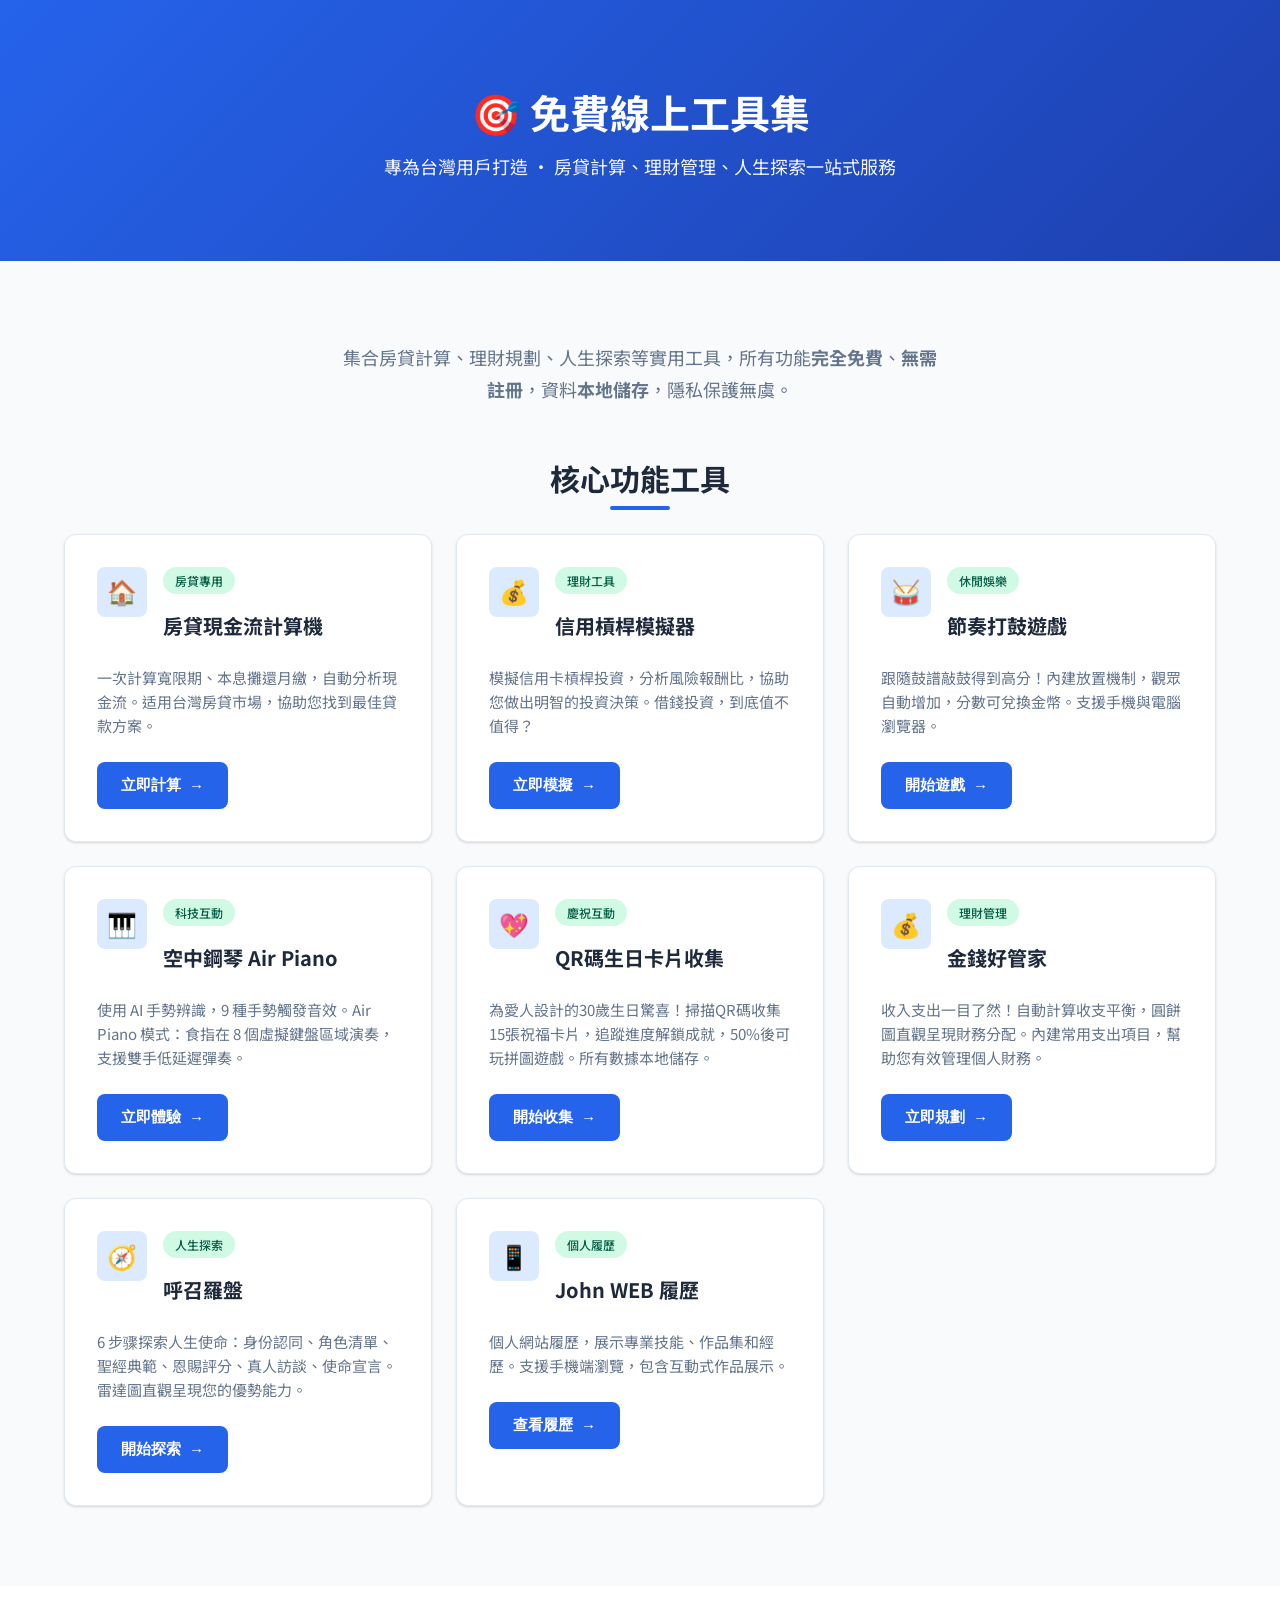
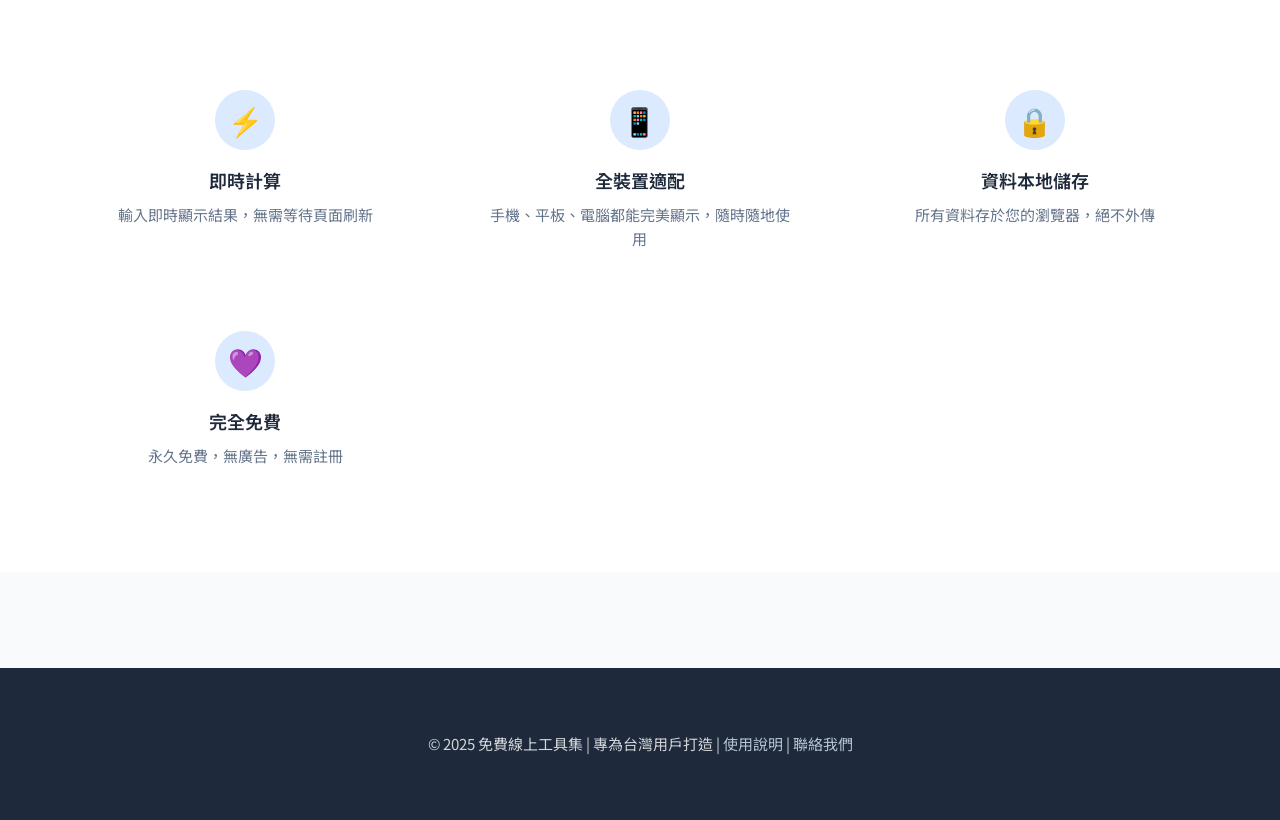
<file: index.html>
<!DOCTYPE html>
<html lang="zh-Hant">
<head>
<meta charset="UTF-8">
<meta name="viewport" content="width=device-width, initial-scale=1.0">
<meta name="description" content="專為台灣用戶打造的免費工具集：房貸現金流計算、信用槓桿模擬、個人理財管理、恩賜探索與職涯規劃，支援行動裝置，即時計算，隱私保護，無需註冊">
<meta name="keywords" content="房貸計算機,現金流分析,理財工具,財務規劃,金錢管理,人生使命,恩賜測評,房貸月繳,本息攤還,台灣房貸,信用槓桿,槓桿投資,模擬器,免費工具,線上計算,呼召羅盤,Money Manager">
<meta property="og:title" content="免費線上工具集 | 房貸、理財、人生探索一站式服務">
<meta property="og:description" content="台灣本土化的免費工具集合：房貸現金流精準計算、信用槓桿投資模擬、智能理財管理、呼召羅盤人生探索，支援跨平台，即時結果，資料本地儲存">
<meta property="og:type" content="website">
<meta property="og:url" content="https://yourdomain.com/">
<meta property="og:image" content="https://yourdomain.com/og-image.jpg">
<meta name="twitter:card" content="summary_large_image">
<meta name="twitter:title" content="免費線上工具集 | 房貸、理財、人生探索">
<meta name="twitter:description" content="專為台灣用戶打造的免費工具集：房貸現金流、信用槓桿模擬、個人理財、人生使命探索，支援行動裝置，隱私保護">
<meta name="twitter:image" content="https://yourdomain.com/og-image.jpg">
<title>免費線上工具集 | 房貸、理財、人生探索</title>
<link rel="preconnect" href="https://fonts.googleapis.com">
<link rel="preconnect" href="https://fonts.gstatic.com" crossorigin>
<link href="https://fonts.googleapis.com/css2?family=Noto+Sans+TC:wght@400;500;700&display=swap" rel="stylesheet">
<style>
:root {
  --primary: #2563eb;
  --primary-dark: #1d4ed8;
  --primary-light: #dbeafe;
  --secondary: #10b981;
  --secondary-light: #d1fae5;
  --bg: #f8fafc;
  --card-bg: #ffffff;
  --text: #1e293b;
  --text-muted: #64748b;
  --border: #e2e8f0;
  --shadow: 0 1px 3px rgba(0,0,0,0.1), 0 1px 2px rgba(0,0,0,0.06);
  --shadow-lg: 0 10px 15px -3px rgba(0,0,0,0.1), 0 4px 6px -2px rgba(0,0,0,0.05);
  --radius: 12px;
  --radius-sm: 8px;
}

* { box-sizing: border-box; margin: 0; padding: 0; }

body {
  font-family: 'Noto Sans TC', -apple-system, BlinkMacSystemFont, sans-serif;
  background: var(--bg);
  color: var(--text);
  line-height: 1.6;
  min-height: 100vh;
}

.container {
  max-width: 1200px;
  margin: 0 auto;
  padding: 2rem 1.5rem;
}

/* Header */
.header {
  text-align: center;
  padding: 3rem 1.5rem;
  background: linear-gradient(135deg, var(--primary) 0%, #1e40af 100%);
  color: white;
}

.header h1 {
  font-size: 2.5rem;
  font-weight: 700;
  margin-bottom: 0.5rem;
}

.header p {
  font-size: 1.125rem;
  opacity: 0.95;
}

/* Main Content */
.main {
  padding: 3rem 0;
}

.section-title {
  text-align: center;
  margin-bottom: 2rem;
}

.section-title h2 {
  font-size: 1.875rem;
  font-weight: 700;
  color: var(--text);
  position: relative;
  display: inline-block;
}

.section-title h2::after {
  content: '';
  position: absolute;
  bottom: -8px;
  left: 50%;
  transform: translateX(-50%);
  width: 60px;
  height: 4px;
  background: var(--primary);
  border-radius: 2px;
}

/* Tools Grid */
.tools-grid {
  display: grid;
  grid-template-columns: repeat(auto-fit, minmax(320px, 1fr));
  gap: 1.5rem;
  margin-top: 2rem;
}

.tool-card {
  background: var(--card-bg);
  border-radius: var(--radius);
  padding: 2rem;
  box-shadow: var(--shadow);
  transition: all 0.3s ease;
  text-decoration: none;
  color: inherit;
  display: block;
  border: 1px solid var(--border);
}

.tool-card:hover {
  transform: translateY(-5px);
  box-shadow: var(--shadow-lg);
  border-color: var(--primary-light);
}

.tool-card-header {
  display: flex;
  align-items: flex-start;
  gap: 1rem;
  margin-bottom: 1rem;
}

.tool-icon {
  width: 50px;
  height: 50px;
  background: var(--primary-light);
  border-radius: var(--radius-sm);
  display: flex;
  align-items: center;
  justify-content: center;
  flex-shrink: 0;
  font-size: 1.5rem;
  color: var(--primary);
}

.tool-card h3 {
  font-size: 1.25rem;
  font-weight: 700;
  color: var(--text);
  margin-bottom: 0.5rem;
}

.tool-card p {
  color: var(--text-muted);
  font-size: 0.9375rem;
  line-height: 1.6;
  margin-bottom: 1.5rem;
}

.tool-tag {
  display: inline-block;
  background: var(--secondary-light);
  color: #065f46;
  padding: 0.25rem 0.75rem;
  border-radius: 9999px;
  font-size: 0.75rem;
  font-weight: 500;
  margin-bottom: 1rem;
}

.btn {
  display: inline-flex;
  align-items: center;
  gap: 0.5rem;
  padding: 0.875rem 1.5rem;
  background: var(--primary);
  color: white;
  border-radius: var(--radius-sm);
  font-weight: 600;
  font-size: 0.9375rem;
  transition: all 0.2s ease;
  border: none;
  cursor: pointer;
}

.btn:hover {
  background: var(--primary-dark);
  transform: translateY(-1px);
  box-shadow: 0 4px 12px rgba(37, 99, 235, 0.4);
}

.btn:active {
  transform: translateY(0);
}

.btn-arrow {
  transition: transform 0.2s ease;
}

.btn:hover .btn-arrow {
  transform: translateX(4px);
}

/* Features */
.features {
  background: var(--card-bg);
  padding: 3rem 0;
  margin-top: 3rem;
}

.features-grid {
  display: grid;
  grid-template-columns: repeat(auto-fit, minmax(280px, 1fr));
  gap: 2rem;
}

.feature {
  text-align: center;
  padding: 1.5rem;
}

.feature-icon {
  width: 60px;
  height: 60px;
  background: var(--primary-light);
  border-radius: 50%;
  display: flex;
  align-items: center;
  justify-content: center;
  margin: 0 auto 1rem;
  font-size: 1.75rem;
  color: var(--primary);
}

.feature h3 {
  font-size: 1.125rem;
  font-weight: 600;
  margin-bottom: 0.5rem;
  color: var(--text);
}

.feature p {
  color: var(--text-muted);
  font-size: 0.9375rem;
}

/* Footer */
.footer {
  background: var(--text);
  color: white;
  padding: 2rem 1.5rem;
  text-align: center;
  margin-top: 3rem;
}

.footer p {
  opacity: 0.8;
  font-size: 0.9375rem;
}

.footer a {
  color: var(--primary-light);
  text-decoration: none;
}

.footer a:hover {
  text-decoration: underline;
}

/* Responsive Design */
@media (max-width: 768px) {
  .container {
    padding: 1.5rem 1rem;
  }
  
  .header {
    padding: 2rem 1rem;
  }
  
  .header h1 {
    font-size: 2rem;
  }
  
  .header p {
    font-size: 1rem;
  }
  
  .tools-grid {
    grid-template-columns: 1fr;
    gap: 1rem;
  }
  
  .tool-card {
    padding: 1.5rem;
  }
  
  .section-title h2 {
    font-size: 1.5rem;
  }
  
  .features-grid {
    grid-template-columns: repeat(2, 1fr);
    gap: 1.5rem;
  }
  
  .btn {
    width: 100%;
    justify-content: center;
  }
}

@media (max-width: 480px) {
  .header h1 {
    font-size: 1.75rem;
  }
  
  .features-grid {
    grid-template-columns: 1fr;
  }
  
  .tool-card-header {
    flex-direction: column;
    align-items: flex-start;
  }
}

/* Animations */
@keyframes fadeInUp {
  from {
    opacity: 0;
    transform: translateY(20px);
  }
  to {
    opacity: 1;
    transform: translateY(0);
  }
}

.tool-card {
  animation: fadeInUp 0.5s ease forwards;
}

.tool-card:nth-child(1) { animation-delay: 0.1s; }
.tool-card:nth-child(2) { animation-delay: 0.2s; }
.tool-card:nth-child(3) { animation-delay: 0.3s; }
.tool-card:nth-child(4) { animation-delay: 0.4s; }
.tool-card:nth-child(5) { animation-delay: 0.5s; }
</style>
</head>
<body>
<header class="header">
  <div class="container">
    <h1>🎯 免費線上工具集</h1>
    <p>專為台灣用戶打造 • 房貸計算、理財管理、人生探索一站式服務</p>
  </div>
</header>

<main class="main">
  <div class="container">
    <section class="intro" style="text-align: center; margin-bottom: 3rem;">
      <p style="font-size: 1.125rem; color: var(--text-muted); max-width: 600px; margin: 0 auto; line-height: 1.8;">
        集合房貸計算、理財規劃、人生探索等實用工具，所有功能<b>完全免費</b>、<b>無需註冊</b>，資料<b>本地儲存</b>，隱私保護無虞。
      </p>
    </section>
    <section class="section-title">
      <h2>核心功能工具</h2>
    </section>
    
    <div class="tools-grid">
      <a href="mortgage-calculator.html" class="tool-card">
        <div class="tool-card-header">
          <div class="tool-icon">🏠</div>
          <div>
            <span class="tool-tag">房貸專用</span>
            <h3>房貸現金流計算機</h3>
          </div>
        </div>
        <p>一次計算寬限期、本息攤還月繳，自動分析現金流。适用台灣房貸市場，協助您找到最佳貸款方案。</p>
        <button class="btn">
          立即計算
          <span class="btn-arrow">→</span>
        </button>
      </a>
      
      <a href="credit-leverage-simulator/index.html" class="tool-card">
        <div class="tool-card-header">
          <div class="tool-icon">💰</div>
          <div>
            <span class="tool-tag">理財工具</span>
            <h3>信用槓桿模擬器</h3>
          </div>
        </div>
        <p>模擬信用卡槓桿投資，分析風險報酬比，協助您做出明智的投資決策。借錢投資，到底值不值得？</p>
        <button class="btn">
          立即模擬
          <span class="btn-arrow">→</span>
        </button>
      </a>
      
      <a href="rhythm-drum-game/index.html" class="tool-card">
        <div class="tool-card-header">
          <div class="tool-icon">🥁</div>
          <div>
            <span class="tool-tag">休閒娛樂</span>
            <h3>節奏打鼓遊戲</h3>
          </div>
        </div>
        <p>跟隨鼓譜敲鼓得到高分！內建放置機制，觀眾自動增加，分數可兌換金幣。支援手機與電腦瀏覽器。</p>
        <button class="btn">
          開始遊戲
          <span class="btn-arrow">→</span>
        </button>
      </a>
      
      <a href="hand_gesture_piano.html" class="tool-card">
        <div class="tool-card-header">
          <div class="tool-icon">🎹</div>
          <div>
            <span class="tool-tag">科技互動</span>
            <h3>空中鋼琴 Air Piano</h3>
          </div>
        </div>
        <p>使用 AI 手勢辨識，9 種手勢觸發音效。Air Piano 模式：食指在 8 個虛擬鍵盤區域演奏，支援雙手低延遲彈奏。</p>
        <button class="btn">
          立即體驗
          <span class="btn-arrow">→</span>
        </button>
      </a>

      <a href="qr-code-card-viewer/index.html" class="tool-card">
        <div class="tool-card-header">
          <div class="tool-icon">💖</div>
          <div>
            <span class="tool-tag">慶祝互動</span>
            <h3>QR碼生日卡片收集</h3>
          </div>
        </div>
        <p>為愛人設計的30歲生日驚喜！掃描QR碼收集15張祝福卡片，追蹤進度解鎖成就，50%後可玩拼圖遊戲。所有數據本地儲存。</p>
        <button class="btn">
          開始收集
          <span class="btn-arrow">→</span>
        </button>
      </a>

      <a href="money-manager.html" class="tool-card">
        <div class="tool-card-header">
          <div class="tool-icon">💰</div>
          <div>
            <span class="tool-tag">理財管理</span>
            <h3>金錢好管家</h3>
          </div>
        </div>
        <p>收入支出一目了然！自動計算收支平衡，圓餅圖直觀呈現財務分配。內建常用支出項目，幫助您有效管理個人財務。</p>
        <button class="btn">
          立即規劃
          <span class="btn-arrow">→</span>
        </button>
      </a>

      <a href="calling_compass.html" class="tool-card">
        <div class="tool-card-header">
          <div class="tool-icon">🧭</div>
          <div>
            <span class="tool-tag">人生探索</span>
            <h3>呼召羅盤</h3>
          </div>
        </div>
        <p>6 步骤探索人生使命：身份認同、角色清單、聖經典範、恩賜評分、真人訪談、使命宣言。雷達圖直觀呈現您的優勢能力。</p>
        <button class="btn">
          開始探索
          <span class="btn-arrow">→</span>
        </button>
      </a>

      <a href="introduceyourself/index.html" class="tool-card">
        <div class="tool-card-header">
          <div class="tool-icon">📱</div>
          <div>
            <span class="tool-tag">個人履歷</span>
            <h3>John WEB 履歷</h3>
          </div>
        </div>
        <p>個人網站履歷，展示專業技能、作品集和經歷。支援手機端瀏覽，包含互動式作品展示。</p>
        <button class="btn">
          查看履歷
          <span class="btn-arrow">→</span>
        </button>
      </a>
    </div>
  </div>
  
  <section class="features">
    <div class="container">
      <div class="features-grid">
        <div class="feature">
          <div class="feature-icon">⚡</div>
          <h3>即時計算</h3>
          <p>輸入即時顯示結果，無需等待頁面刷新</p>
        </div>
        <div class="feature">
          <div class="feature-icon">📱</div>
          <h3>全裝置適配</h3>
          <p>手機、平板、電腦都能完美顯示，隨時隨地使用</p>
        </div>
        <div class="feature">
          <div class="feature-icon">🔒</div>
          <h3>資料本地儲存</h3>
          <p>所有資料存於您的瀏覽器，絕不外傳</p>
        </div>
        <div class="feature">
          <div class="feature-icon">💜</div>
          <h3>完全免費</h3>
          <p>永久免費，無廣告，無需註冊</p>
        </div>
      </div>
    </div>
  </section>
</main>

<footer class="footer">
  <div class="container">
    <p>© 2025 免費線上工具集 | 專為台灣用戶打造 | <a href="#">使用說明</a> | <a href="#">聯絡我們</a></p>
  </div>
</footer>
</body>
</html>
</file>
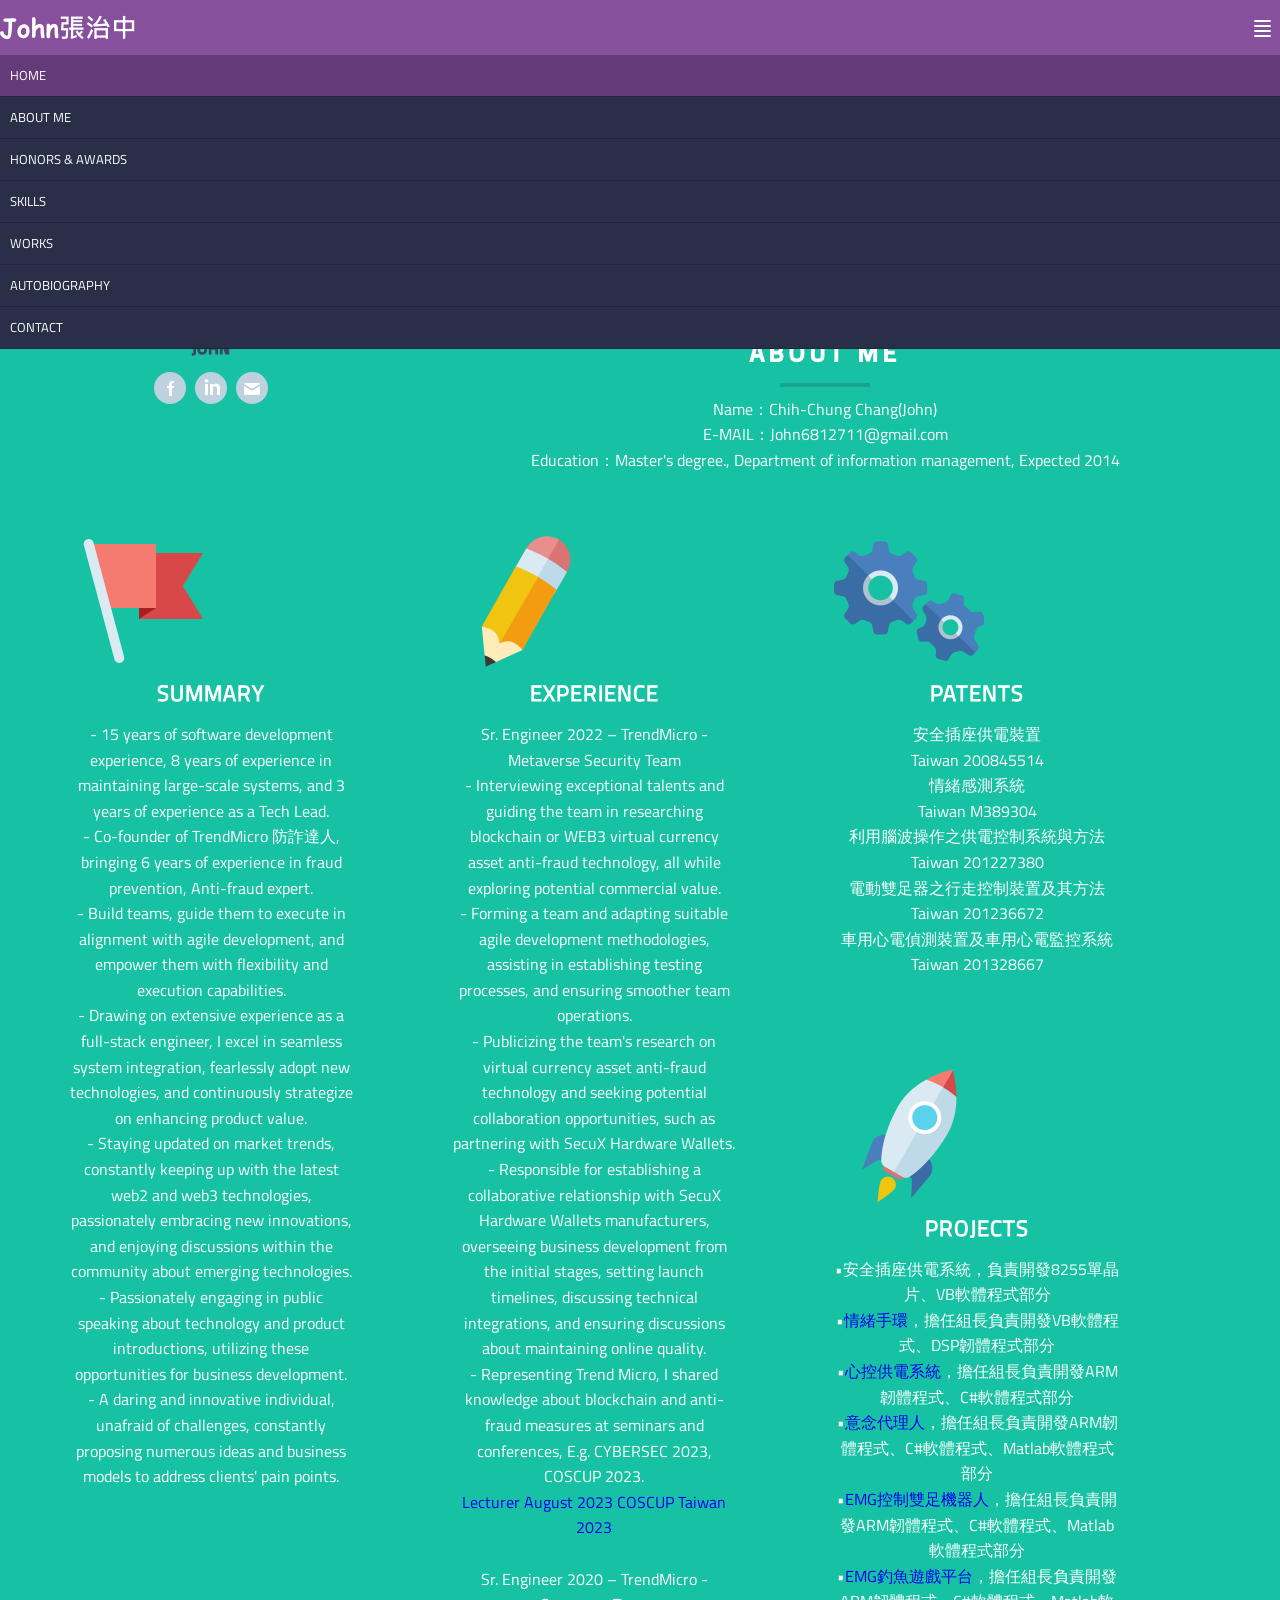
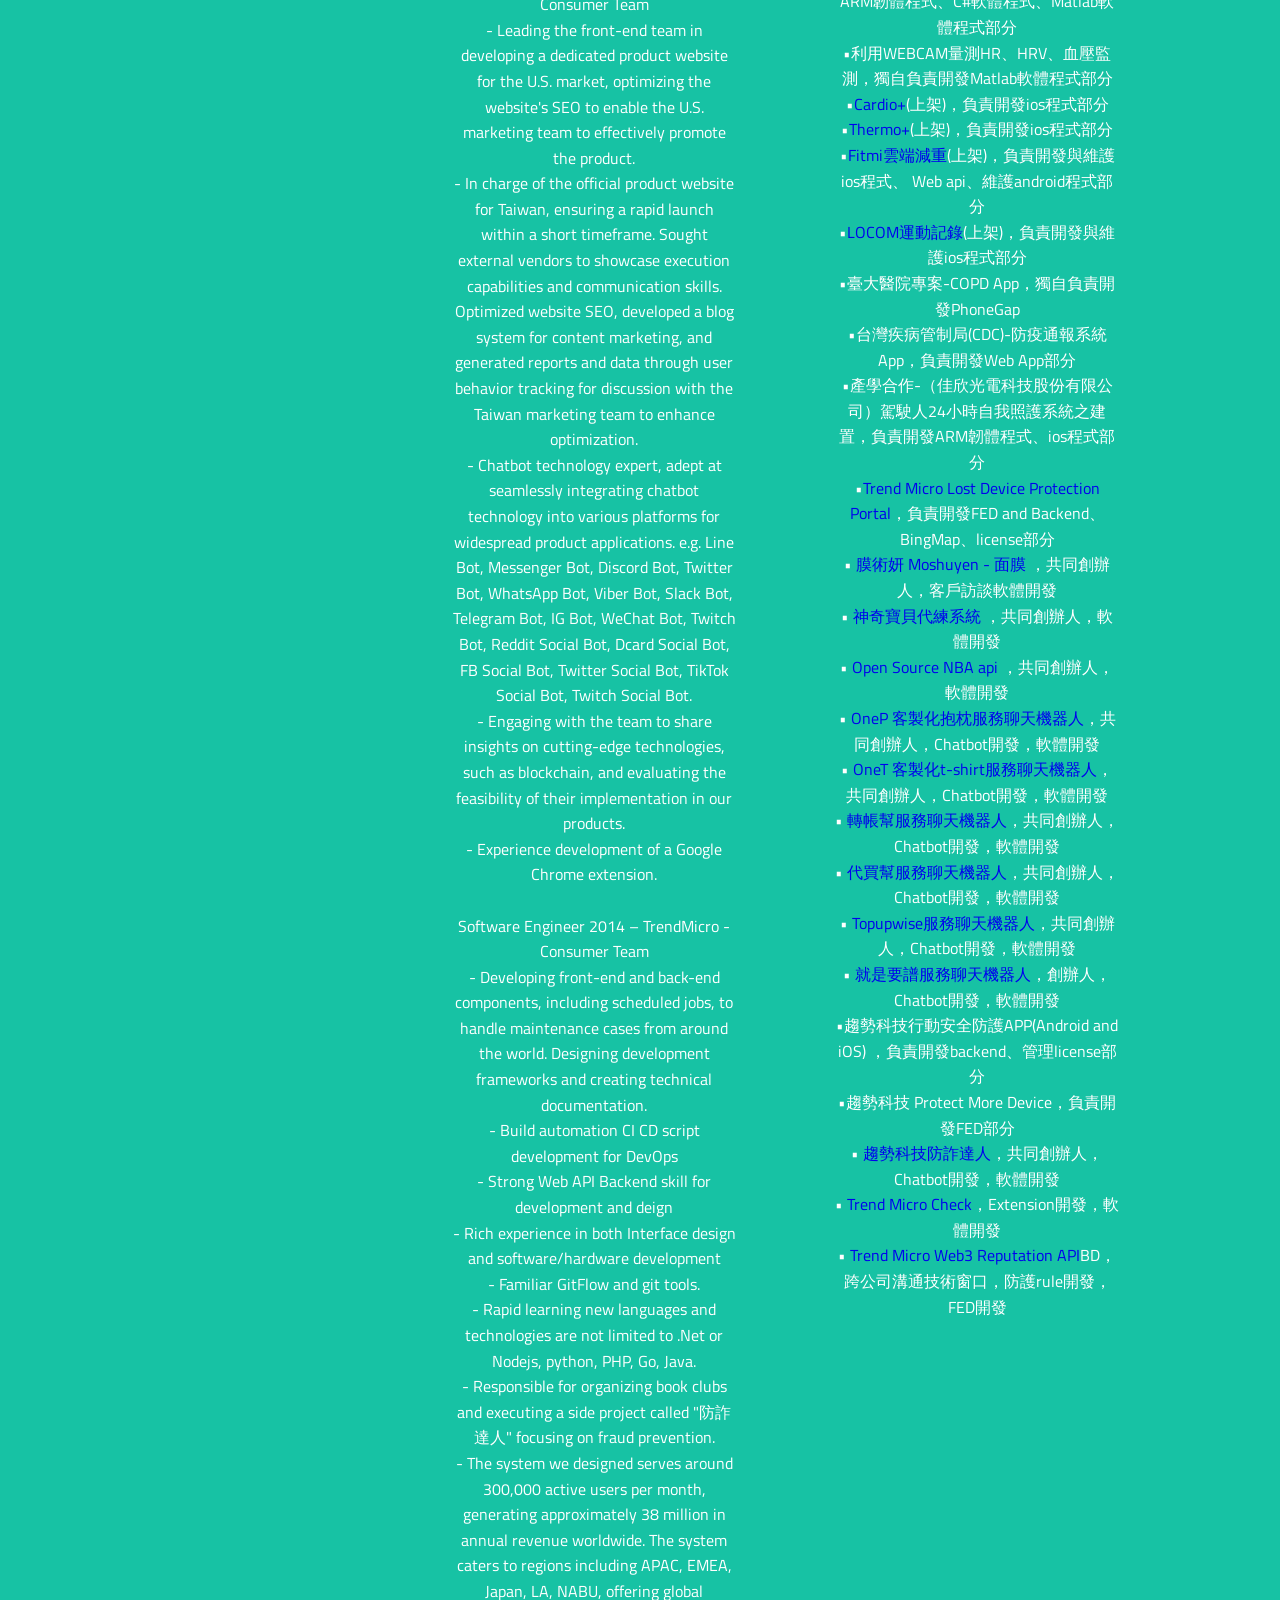
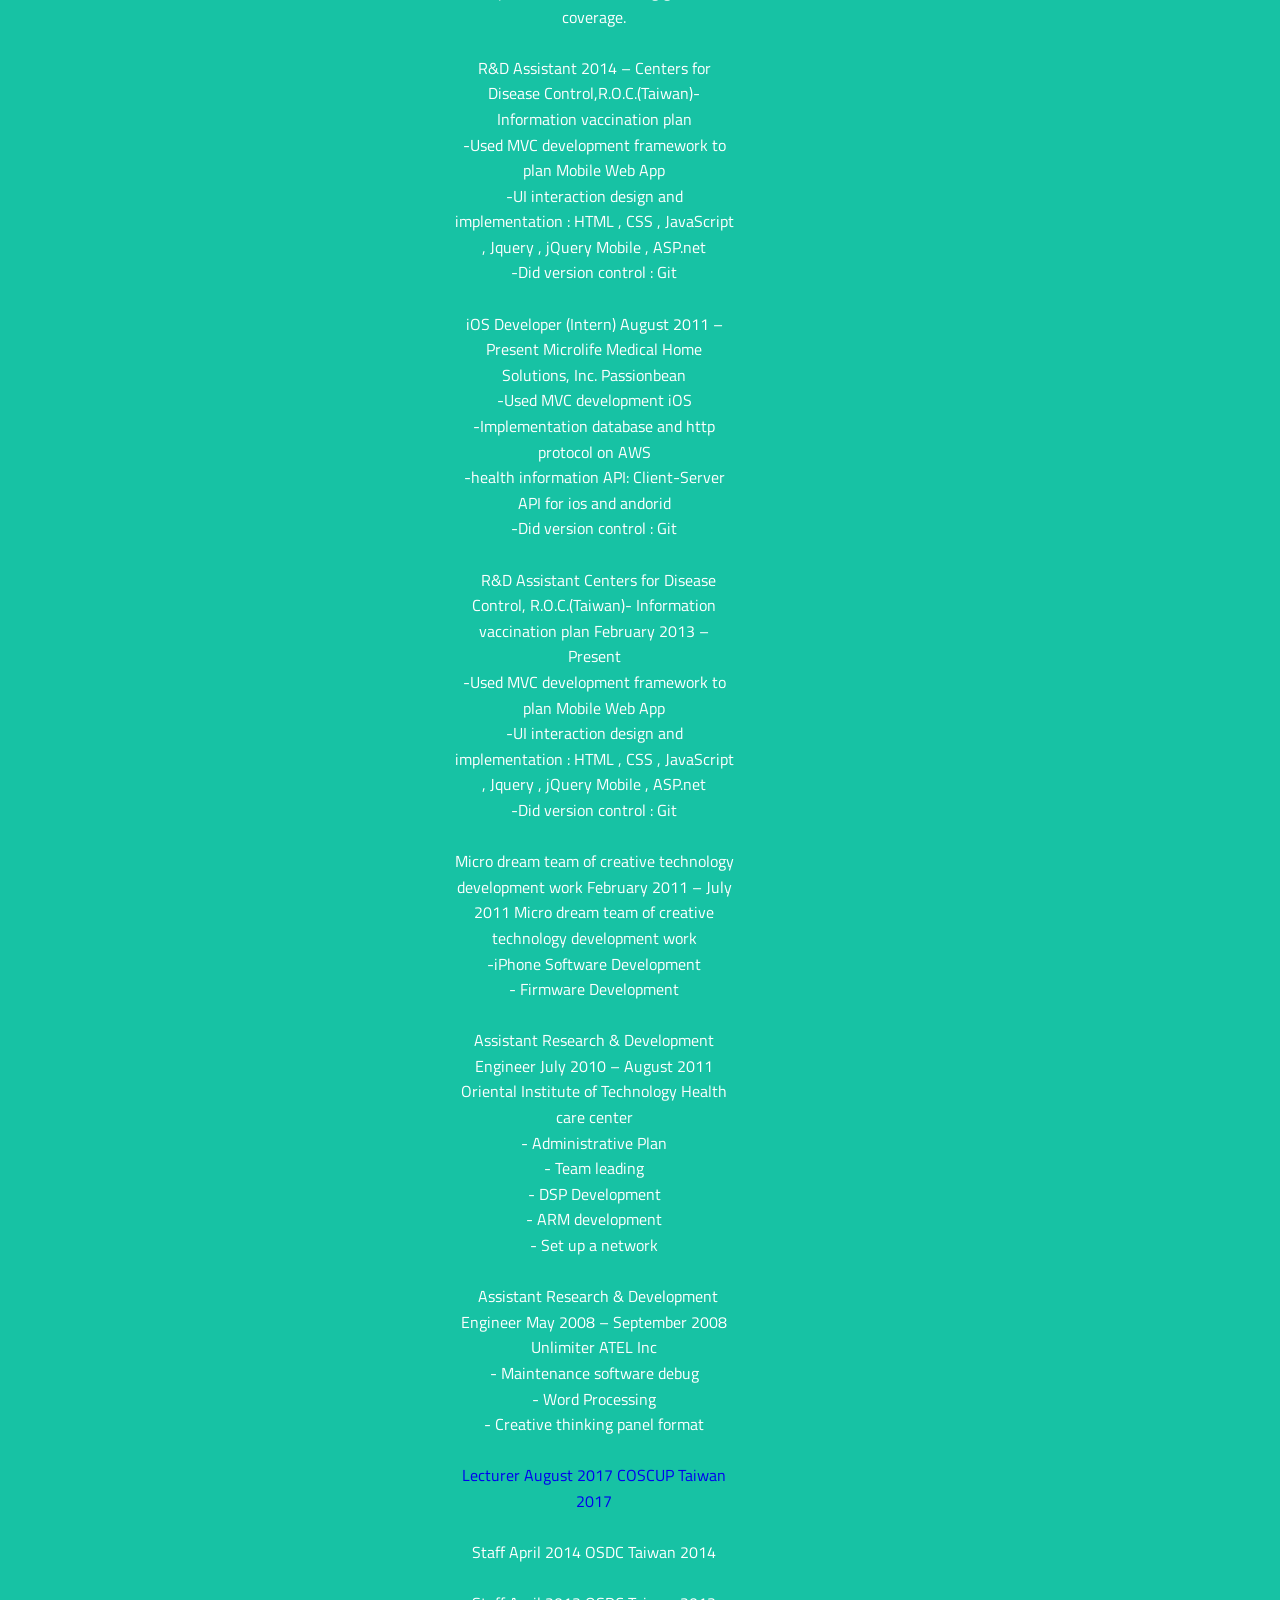
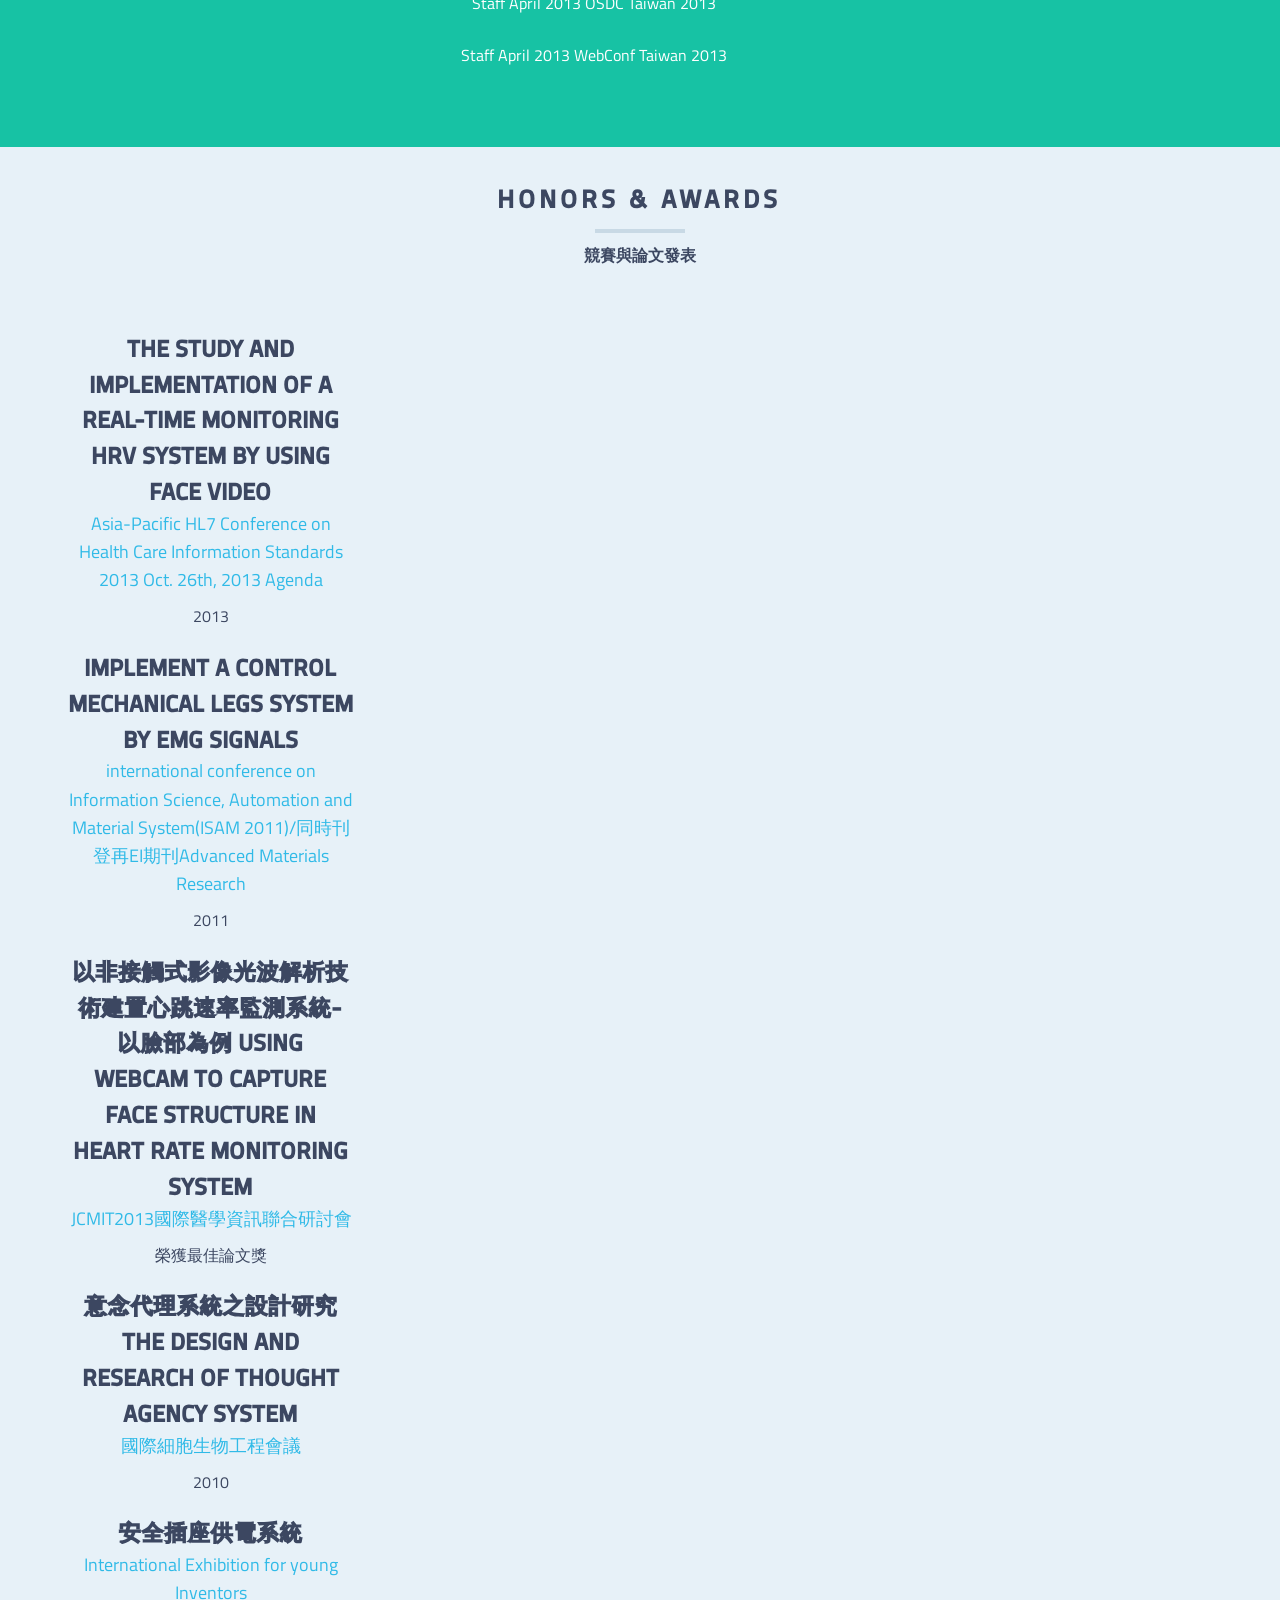
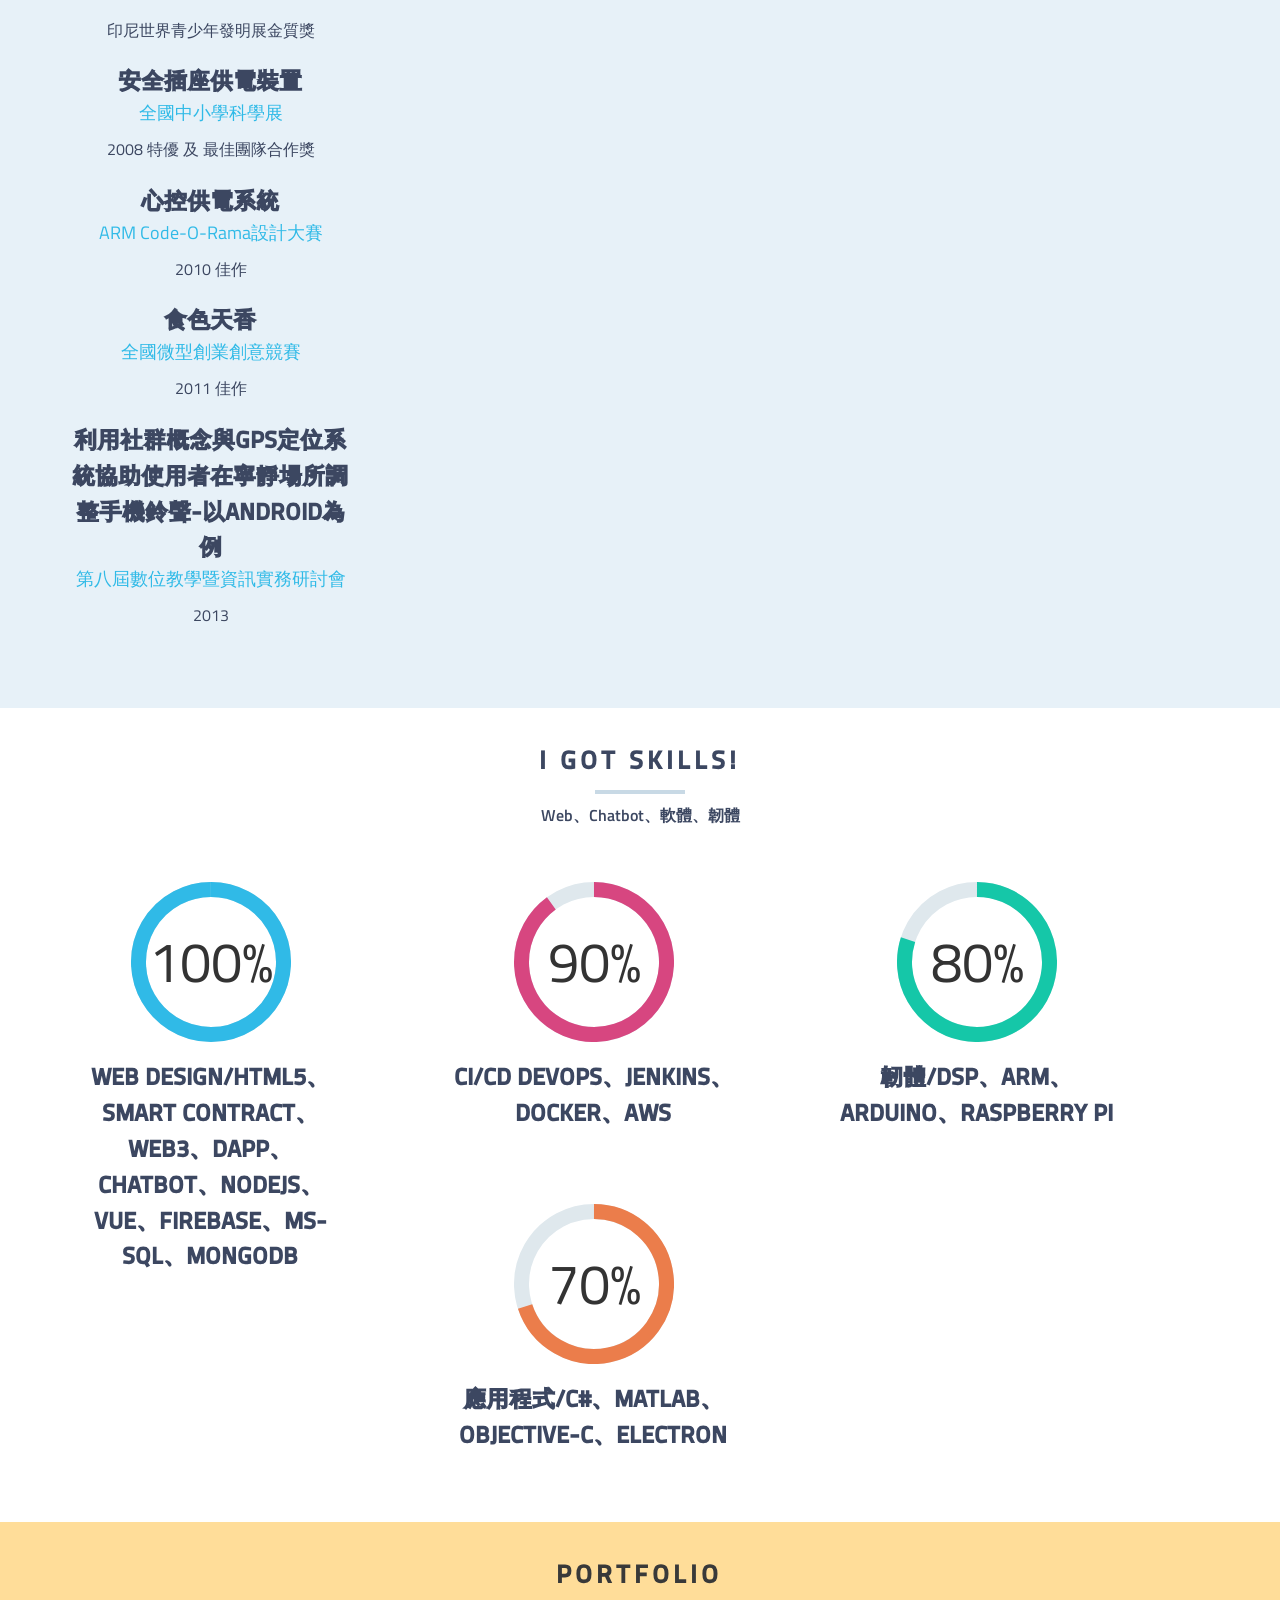
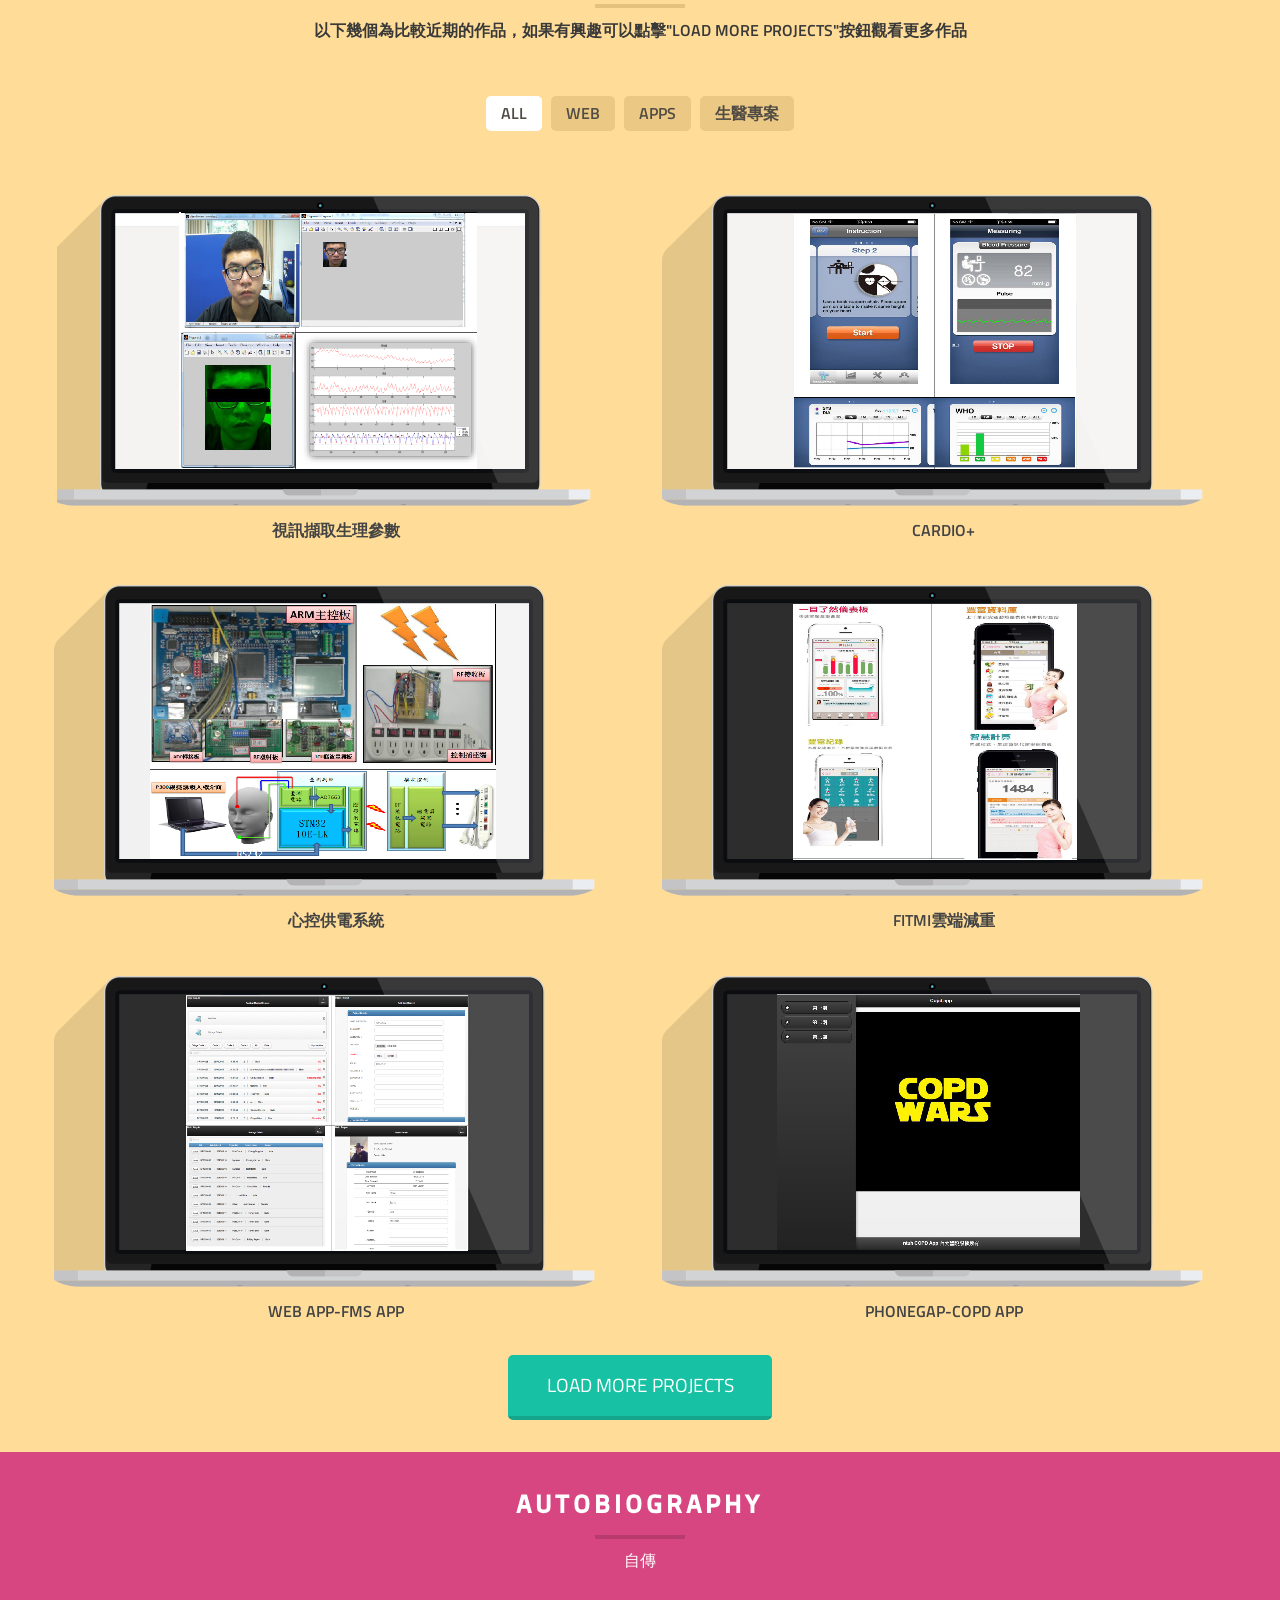
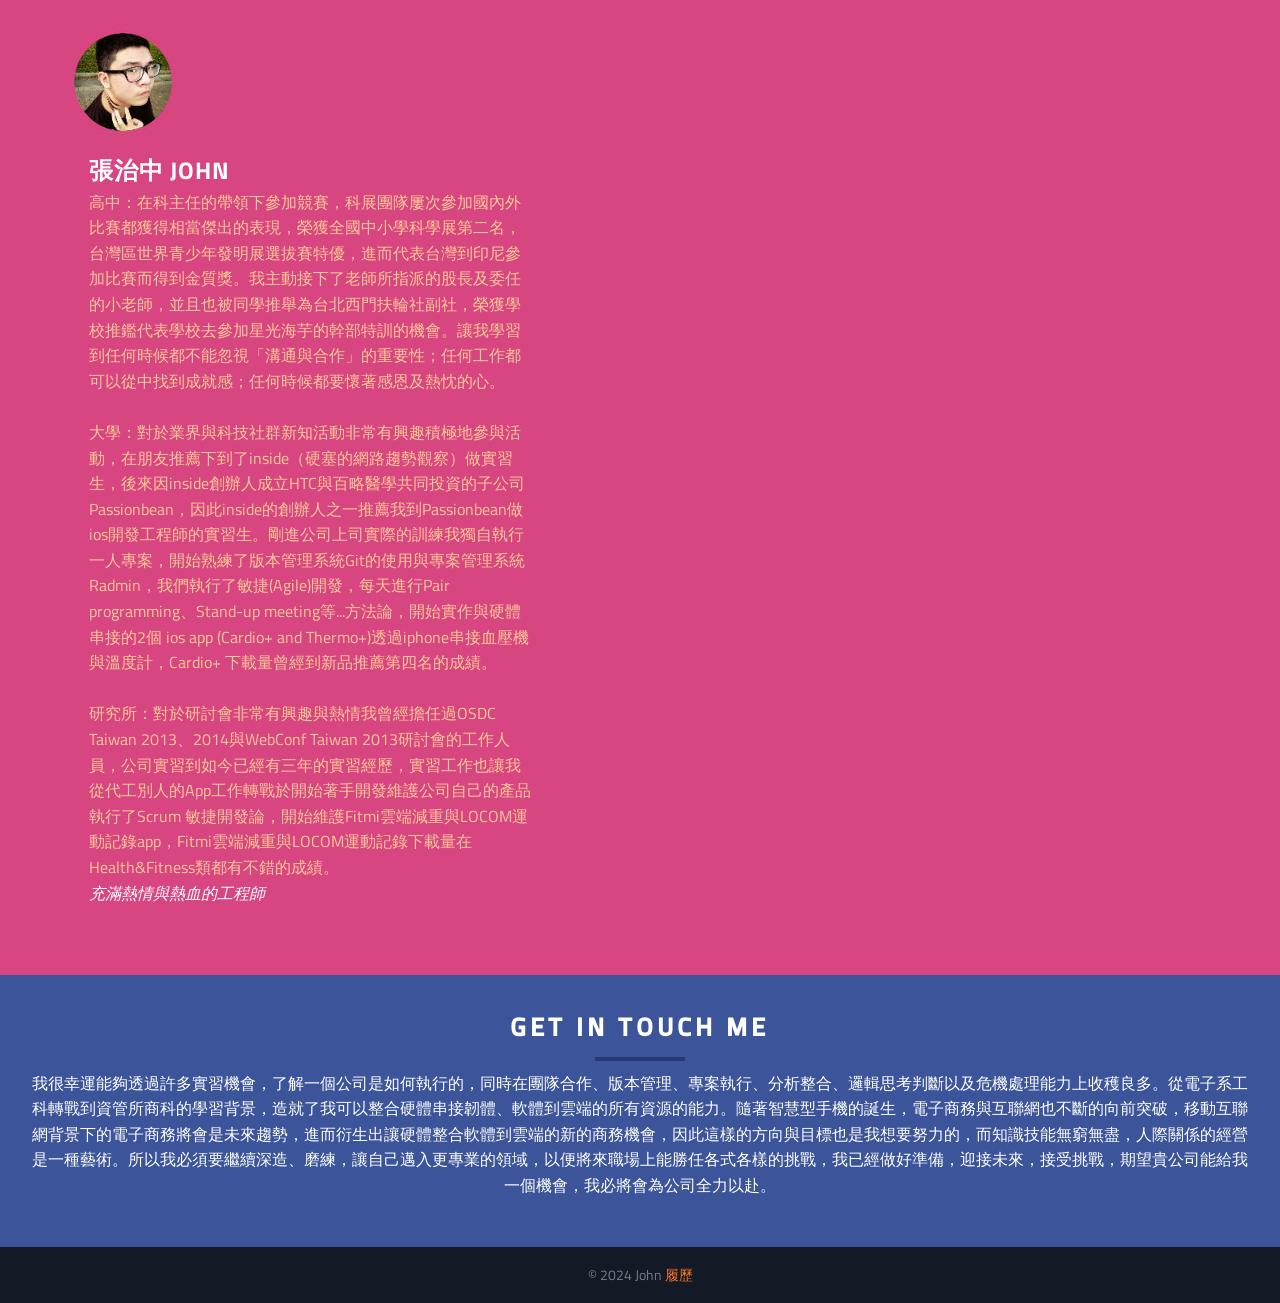
<file: introduceyourself/index.html>
<!--A Design by W3layouts
Author: W3layout
Author URL: http://w3layouts.com
License: Creative Commons Attribution 3.0 Unported
License URL: http://creativecommons.org/licenses/by/3.0/
-->
<!DOCTYPE HTML>
<html>

<head>
	<title>John WEB 履歷</title>
	<meta name="viewport" content="width=device-width, initial-scale=1, maximum-scale=1">
	<meta http-equiv="Content-Type" content="text/html; charset=utf-8" />
	<script
		type="application/x-javascript"> addEventListener("load", function() { setTimeout(hideURLbar, 0); }, false); function hideURLbar(){ window.scrollTo(0,1); } </script>
	<meta name="keywords"
		content="Cuda Portfolio Iphone web template, Andriod web template, Smartphone web template, free webdesigns for Nokia, Samsung, LG, SonyErricsson, Motorola web design" />
	<!-- Google Fonts - 本地備用字型 -->
	<link href="smartphone/css/style.css" rel="stylesheet" type="text/css" media="all" />
	<link href="smartphone/css/rwd-optimized.css" rel="stylesheet" type="text/css" media="all" />
	<style>
		/* 如果 Google Fonts 无法加载，使用系统字体 */
		@import url('https://fonts.googleapis.com/css?family=Titillium+Web:400,300,600,700');
		
		/* 现代字体备选方案 */
		body {
			font-family: 'Titillium Web', 'Segoe UI', 'Roboto', 'Helvetica Neue', Helvetica, Arial, sans-serif;
		}
	</style>
	<script type="text/javascript" src="smartphone/js/jquery.min.js"></script>
	<!-- Add fancyBox main JS and CSS files -->
	<script type="text/javascript" src="smartphone/js/jquery.fancybox.js"></script>
	<link rel="stylesheet" type="text/css" href="smartphone/css/jquery.fancybox.css" media="screen" />
	<script type="text/javascript" src="smartphone/js/jquery.fancybox-media.js"></script>
	<script type="text/javascript">
		/******** Fancy Light Box*********/
		$(document).ready(function () {
			/*
			 *  Simple image gallery. Uses default settings
			 */

			$('.fancybox').fancybox();

			/*
			 *  Media helper. Group items, disable animations, hide arrows, enable media and button helpers.
			*/
			$('.fancybox-media')
				.attr('rel', 'media-gallery')
				.fancybox({
					openEffect: 'none',
					closeEffect: 'none',
					prevEffect: 'none',
					nextEffect: 'none',

					arrows: false,
					helpers: {
						media: {},
						buttons: {}
					}
				});
		});
	</script>
	<script type="text/javascript" src="smartphone/js/jquery.easing.min.js"></script>
	<script type="text/javascript" src="smartphone/js/jquery.mixitup.min.js"></script>
	<script type="text/javascript">
		$(function () {

			var filterList = {

				init: function () {

					// MixItUp plugin
					// http://mixitup.io
					$('#portfoliolist').mixitup({
						targetSelector: '.portfolio',
						filterSelector: '.filter',
						effects: ['fade'],
						easing: 'snap',
						// call the hover effect
						onMixEnd: filterList.hoverEffect()
					});

				},

				hoverEffect: function () {

				}

			};

			// Run the show!
			filterList.init();

		});	
	</script>
</head>

<body>
	<div class="header" id="home">
		<div class="header-top">
			<div class="logo">
				<a href="index.html"><img src="smartphone/images/logo.png" alt="" /></a>
			</div>
			<nav class="nav">
				<a href="index.html#" id="w3-menu-trigger"> </a>
				<ul class="nav-list nav" id="nav">
					<li class="nav-item current"><a href="index.html#home">Home</a></li>
					<li class="nav-item"><a href="index.html#services">About Me</a></li>
					<li class="nav-item"><a href="index.html#team">Honors & Awards</a></li>
					<li class="nav-item"><a href="index.html#skills">Skills</a></li>
					<li class="nav-item"><a href="index.html#works">works</a></li>
					<li class="nav-item"><a href="index.html#about">Autobiography</a></li>
					<li class="nav-item"><a href="index.html#contact">Contact</a></li>
				</ul>
			</nav>
			<div class="clear"> </div>
			<script src="smartphone/js/responsive.menu.js"></script>
		</div>
		<div class="header_desc">
			<div class="wrap">

				<div class="grid_1_of_4 team_1_of_4">
					<img src="smartphone/images/team1.jpg" alt="" />
					<P>JOHN</P>

					<div class="social_networks">
						<ul>
							<li><a href="https://www.facebook.com/john6812711bass"> <i class="facebook"> </i> </a></li>
							<li><a href="http://www.linkedin.com/profile/view?id=195816088&trk=spm_pic"><i
										class="inliked"> </i> </a></li>
							<li>
								<address><a href="mailto:john6812711@gmail.com"><i class="mail"> </i> </a></address>
							</li>
							<div class="clear"> </div>
						</ul>
					</div>
				</div>

				<p>Hi I am John 張治中<br />Welcome to websites and mobile apps Curriculum vitae.</p>
				<div class="button"><a class="fancybox-media" href="http://johnnode.blogspot.tw/">Watch the Blogger</a>
				</div>
			</div>
		</div>
	</div>
	<div class="main">
		<div class="content">
			<!---- Services ------>
			<div class="services" id="services">
				<div class="wrap">
					<h2>About me</h2>
					<div class="line green"><span> </span></div>
					<h4>Name：Chih-Chung Chang(John)<br />
						E-MAIL：John6812711@gmail.com<br />
						Education：Master's degree., Department of information management, Expected 2014
					</h4>
					<div class="services_grids">
						<div class="section group">
							<div class="grid_1_of_4 services_1_of_4">
								<img src="smartphone/images/flag.png" alt="" />
								<h3>Summary</h3>
								<p>- 15 years of software development experience, 8 years of experience in maintaining large-scale systems, and 3 years of experience as a Tech Lead.</br>
									- Co-founder of TrendMicro 防詐達人, bringing 6 years of experience in fraud prevention, Anti-fraud expert.</br>
									- Build teams, guide them to execute in alignment with agile development, and empower them with flexibility and execution capabilities.</br>
									- Drawing on extensive experience as a full-stack engineer, I excel in seamless system integration, fearlessly adopt new technologies, and continuously strategize on enhancing product value.</br>
									- Staying updated on market trends, constantly keeping up with the latest web2 and web3 technologies, passionately embracing new innovations, and enjoying discussions within the community about emerging technologies.</br>
									- Passionately engaging in public speaking about technology and product introductions, utilizing these opportunities for business development.</br>
									- A daring and innovative individual, unafraid of challenges, constantly proposing numerous ideas and business models to address clients' pain points.</br></p>
							</div>
							<div class="grid_1_of_4 services_1_of_4">
								<img src="smartphone/images/design.png" alt="" />
								<h3>Experience</h3>
								<p>

									Sr. Engineer 2022 – TrendMicro - Metaverse Security Team
									<br />
									- Interviewing exceptional talents and guiding the team in researching blockchain or WEB3 virtual currency asset anti-fraud technology, all while exploring potential commercial value.<br />
									- Forming a team and adapting suitable agile development methodologies, assisting in establishing testing processes, and ensuring smoother team operations.<br />
									- Publicizing the team's research on virtual currency asset anti-fraud technology and seeking potential collaboration opportunities, such as partnering with SecuX Hardware Wallets.<br />
									- Responsible for establishing a collaborative relationship with SecuX Hardware Wallets manufacturers, overseeing business development from the initial stages, setting launch timelines, discussing technical integrations, and ensuring discussions about maintaining online quality.<br />
									- Representing Trend Micro, I shared knowledge about blockchain and anti-fraud measures at seminars and conferences, E.g. CYBERSEC 2023, COSCUP 2023.<br />
									<a href="https://coscup.org/2023/zh-TW/session/ASZXGR">Lecturer August 2023
										COSCUP Taiwan 2023 </a> <br />
									<br />
									Sr. Engineer 2020 – TrendMicro - Consumer Team
									<br />
									- Leading the front-end team in developing a dedicated product website for the U.S. market, optimizing the website's SEO to enable the U.S. marketing team to effectively promote the product.<br />
									- In charge of the official product website for Taiwan, ensuring a rapid launch within a short timeframe. Sought external vendors to showcase execution capabilities and communication skills. Optimized website SEO, developed a blog system for content marketing, and generated reports and data through user behavior tracking for discussion with the Taiwan marketing team to enhance optimization.<br />
									- Chatbot technology expert, adept at seamlessly integrating chatbot technology into various platforms for widespread product applications. e.g. Line Bot, Messenger Bot, Discord Bot, Twitter Bot, WhatsApp Bot, Viber Bot, Slack Bot, Telegram Bot, IG Bot, WeChat Bot, Twitch Bot, Reddit Social Bot, Dcard Social Bot, FB Social Bot, Twitter Social Bot, TikTok Social Bot, Twitch Social Bot.<br />
									- Engaging with the team to share insights on cutting-edge technologies, such as blockchain, and evaluating the feasibility of their implementation in our products.<br />
									- Experience development of a Google Chrome extension.<br />
									<br />
									Software Engineer 2014 – TrendMicro - Consumer Team
									<br />
									- Developing front-end and back-end components, including scheduled jobs, to handle maintenance cases from around the world. Designing development frameworks and creating technical documentation.<br />
									- Build automation CI CD script development for DevOps<br />
									- Strong Web API Backend skill for development and deign<br />
									- Rich experience in both Interface design and software/hardware development<br />
									- Familiar GitFlow and git tools.<br />
									- Rapid learning new languages and technologies are not limited to .Net or Nodejs, python, PHP, Go, Java.<br />
									- Responsible for organizing book clubs and executing a side project called "防詐達人" focusing on fraud prevention.<br />
									- The system we designed serves around 300,000 active users per month, generating approximately 38 million in annual revenue worldwide. The system caters to regions including APAC, EMEA, Japan, LA, NABU, offering global coverage.<br />
									<br />
									R&D Assistant 2014 – Centers for Disease Control,R.O.C.(Taiwan)-
									Information vaccination plan
									<br />
									-Used MVC development framework to plan Mobile Web App<br />
									-UI interaction design and implementation : HTML , CSS , JavaScript , Jquery ,
									jQuery Mobile , ASP.net<br />
									-Did version control : Git<br />
									<br />
									iOS Developer (Intern) August 2011 – Present Microlife Medical Home Solutions, Inc. Passionbean
									<br />
									-Used MVC development iOS<br />
									-Implementation database and http protocol on AWS<br />
									-health information API: Client-Server API for ios and andorid<br />
									-Did version control : Git<br />
									<br />
									 R&D Assistant Centers for Disease Control, R.O.C.(Taiwan)- Information vaccination
									plan February 2013 – Present<br />
									-Used MVC development framework to plan Mobile Web App<br />
									-UI interaction design and implementation : HTML , CSS , JavaScript , Jquery ,
									jQuery Mobile , ASP.net<br />
									-Did version control : Git<br />
									<br />
									Micro dream team of creative technology development work February 2011 – July 2011
									Micro dream team of creative technology development work<br />
									-iPhone Software Development<br />
									- Firmware Development<br />
									<br />
									Assistant Research & Development Engineer July 2010 – August 2011 Oriental Institute
									of Technology Health care center<br />
									- Administrative Plan <br />
									- Team leading<br />
									- DSP Development<br />
									- ARM development<br />
									- Set up a network<br />
									<br />
									 Assistant Research & Development Engineer May 2008 – September 2008 Unlimiter ATEL
									Inc<br />
									- Maintenance software debug<br />
									- Word Processing<br />
									- Creative thinking panel format<br />
									<br />
									<a href="https://coscup.org/2017/#/schedule/day1/2010920">Lecturer August 2017
										COSCUP Taiwan 2017 </a> <br /><br />
									Staff April 2014 OSDC Taiwan 2014<br /><br />
									Staff April 2013 OSDC Taiwan 2013<br /><br />
									Staff April 2013 WebConf Taiwan 2013<br />

								</p>
							</div>
							<div class="grid_1_of_4 services_1_of_4">
								<img src="smartphone/images/development.png" alt="" />
								<h3>Patents</h3>
								<p>
									安全插座供電裝置<br />
									Taiwan 200845514<br />
									情緒感測系統<br />
									Taiwan M389304<br />
									利用腦波操作之供電控制系統與方法<br />
									Taiwan 201227380<br />
									電動雙足器之行走控制裝置及其方法<br />
									Taiwan 201236672<br />
									車用心電偵測裝置及車用心電監控系統<br />
									Taiwan 201328667<br />
								</p>
							</div>
							<div class="grid_1_of_4 services_1_of_4">
								<img src="smartphone/images/rocket.png" alt="" />
								<h3>Projects</h3>
								<p>
									•安全插座供電系統，負責開發8255單晶片、VB軟體程式部分<br />
									•<a
										href="https://www.youtube.com/watch?v=HnMn86SOTq0">情緒手環</a>，擔任組長負責開發VB軟體程式、DSP韌體程式部分<br />
									•<a
										href="https://www.youtube.com/watch?v=akSnlDu2-Bg">心控供電系統</a>，擔任組長負責開發ARM韌體程式、C#軟體程式部分<br />
									•<a
										href="https://www.youtube.com/watch?v=9SRYtYV1-SA">意念代理人</a>，擔任組長負責開發ARM韌體程式、C#軟體程式、Matlab軟體程式部分<br />
									•<a
										href="https://www.youtube.com/watch?v=2KcBkqg48bA">EMG控制雙足機器人</a>，擔任組長負責開發ARM韌體程式、C#軟體程式、Matlab軟體程式部分<br />
									•<a
										href="https://www.youtube.com/watch?v=xm954SneOqU">EMG釣魚遊戲平台</a>，擔任組長負責開發ARM韌體程式、C#軟體程式、Matlab軟體程式部分<br />
									•利用WEBCAM量測HR、HRV、血壓監測，獨自負責開發Matlab軟體程式部分<br />
									•<a
										href="https://itunes.apple.com/cn/app/cardio+/id524333165?mt=8">Cardio+</a>(上架)，負責開發ios程式部分<br />
									•<a
										href="https://itunes.apple.com/cn/app/thermo+/id535725561?mt=8">Thermo+</a>(上架)，負責開發ios程式部分<br />
									•<a
										href="https://itunes.apple.com/tw/app/fitmi-yun-duan-jian-zhong/id673989974?mt=8">Fitmi雲端減重</a>(上架)，負責開發與維護ios程式、
									Web api、維護android程式部分<br />
									•<a
										href="https://itunes.apple.com/tw/app/locomo-yun-dong-ji-lu/id537144570?mt=8">LOCOM運動記錄</a>(上架)，負責開發與維護ios程式部分<br />
									•臺大醫院專案-COPD App，獨自負責開發PhoneGap<br />
									•台灣疾病管制局(CDC)-防疫通報系統 App，負責開發Web App部分<br />
									•產學合作-（佳欣光電科技股份有限公司）駕駛人24小時自我照護系統之建置，負責開發ARM韌體程式、ios程式部分<br />
									•<a href="https://mobilesecurity.trendmicro.com/">Trend Micro Lost Device Protection
										Portal</a>，負責開發FED and Backend、BingMap、license部分<br />
									•<a href="https://moshuyen.mystrikingly.com/"> 膜術妍 Moshuyen - 面膜
										</a>，共同創辦人，客戶訪談軟體開發<br />
									•<a href="https://pokemongogo.mystrikingly.com/"> 神奇寶貝代練系統
										</a>，共同創辦人，軟體開發<br />
									•<a href="https://opennba.mystrikingly.com/"> Open Source NBA api
										</a>，共同創辦人，軟體開發<br />
									•<a href="http://onepbot.weebly.com/"> OneP
										客製化抱枕服務聊天機器人</a>，共同創辦人，Chatbot開發，軟體開發<br />
									•<a href="https://onetapp.weebly.com/"> OneT
										客製化t-shirt服務聊天機器人</a>，共同創辦人，Chatbot開發，軟體開發<br />
									•<a href="https://www.transferhelper.com.tw/">
										轉帳幫服務聊天機器人</a>，共同創辦人，Chatbot開發，軟體開發<br />
									•<a href="https://chatxbuy.com/">
										代買幫服務聊天機器人</a>，共同創辦人，Chatbot開發，軟體開發<br />
									•<a href="https://www.topupwise.com/">
										Topupwise服務聊天機器人</a>，共同創辦人，Chatbot開發，軟體開發<br />
									•<a href="http://justmusic.strikingly.com"> 就是要譜服務聊天機器人</a>，創辦人，Chatbot開發，軟體開發<br />
									•趨勢科技行動安全防護APP(Android and iOS) ，負責開發backend、管理license部分<br />
									•趨勢科技 Protect More Device，負責開發FED部分<br />
									•<a href="https://line.me/R/ti/p/~%40dr.message">
										趨勢科技防詐達人</a>，共同創辦人，Chatbot開發，軟體開發<br />
									•<a
										href="https://chrome.google.com/webstore/detail/trend-micro-id-protection/imhhfjfjfhjjjgaedcanngoffjmcblgi?hl=zh-HK">
										Trend Micro Check</a>，Extension開發，軟體開發<br />
									•<a href="https://www.nexone.io/zh-tw/cold-wallet-solution-chinese">
										Trend Micro Web3 Reputation API</a>BD，跨公司溝通技術窗口，防護rule開發，FED開發<br />

								</p>
							</div>
						</div>
					</div>
				</div>
			</div>

			<!---- Team ------>
			<div class="team" id="team">
				<div class="wrap">
					<h2>Honors & Awards</h2>
					<div class="line skyblue"><span> </span></div>
					<h4>競賽與論文發表</h4>
					<div class="services_grids">
						<div class="section group">
							<div class="grid_1_of_4 team_1_of_4">

								<h3>The study and implementation of a real-time monitoring HRV system by using face
									video</h3>
								<h5>Asia-Pacific HL7 Conference on Health Care Information Standards 2013 Oct. 26th,
									2013 Agenda</h5>
								<p>2013</p>

								<h3>Implement A Control Mechanical Legs System by EMG Signals</h3>
								<h5>international conference on Information Science, Automation and Material System(ISAM
									2011)/同時刊登再EI期刊Advanced Materials Research</h5>
								<p>2011</p>

								<h3>以非接觸式影像光波解析技術建置心跳速率監測系統-以臉部為例 Using Webcam to Capture Face Structure in Heart Rate
									Monitoring System</h3>
								<h5>JCMIT2013國際醫學資訊聯合研討會</h5>
								<p>榮獲最佳論文獎</p>

								<h3>意念代理系統之設計研究 The Design and Research of Thought Agency System</h3>
								<h5>國際細胞生物工程會議</h5>
								<p>2010</p>

								<h3>安全插座供電系統</h3>
								<h5>International Exhibition for young Inventors</h5>
								<p>印尼世界青少年發明展金質獎</p>

								<h3>安全插座供電裝置</h3>
								<h5>全國中小學科學展</h5>
								<p>2008 特優 及 最佳團隊合作獎</p>

								<h3>心控供電系統</h3>
								<h5>ARM Code-O-Rama設計大賽</h5>
								<p>2010 佳作</p>

								<h3>食色天香</h3>
								<h5>全國微型創業創意競賽</h5>
								<p>2011 佳作</p>

								<h3>利用社群概念與gps定位系統協助使用者在寧靜場所調整手機鈴聲-以Android為例</h3>
								<h5>第八屆數位教學暨資訊實務研討會</h5>
								<p>2013</p>

							</div>
						</div>
					</div>
				</div>
			</div>
		</div>
		<!---- Skills    ---->
		<div class="Skills" id="skills">
			<div class="wrap">
				<h2>I GOT SKILLS!</h2>
				<div class="line skyblue"><span> </span></div>
				<h4>Web、Chatbot、軟體、韌體</h4>
				<div class="services_grids">
					<div id="canvas">
						<div class="section group">
							<div class="grid_1_of_4 team_1_of_4">
								<div class="circle" id="circles-1"></div>
								<h3>Web Design/HTML5、Smart Contract、Web3、Dapp、Chatbot、Nodejs、Vue、Firebase、MS-SQL、MongoDB
								</h3>
							</div>
							<div class="grid_1_of_4 team_1_of_4">
								<div class="circle" id="circles-2"></div>
								<h3>CI/CD DevOps、Jenkins、Docker、AWS</h3>
							</div>
							<div class="grid_1_of_4 team_1_of_4">
								<div class="circle" id="circles-3"></div>
								<h3>韌體/DSP、ARM、Arduino、Raspberry Pi</h3>
							</div>
							<div class="grid_1_of_4 team_1_of_4">
								<div class="circle" id="circles-4"></div>
								<h3>應用程式/C#、MATLAB、objective-c、Electron</h3>
							</div>
						</div>
					</div>
				</div>
			</div>
			<script type="text/javascript" src="smartphone/js/circles.js"></script>
			<script>
				var colors = [
					['#dfe8ed', '#30bae7'], ['#dfe8ed', '#d74680'], ['#dfe8ed', '#15c7a8'], ['#dfe8ed', '#eb7d4b']
				];

				for (var i = 1; i <= 5; i++) {
					var child = document.getElementById('circles-' + i),
						//percentage = 50 + (i * 10);

						percentage = 50;
					if (i == 1) {
						percentage = 100;
					};
					if (i == 2) {
						percentage = 90;
					};
					if (i == 3) {
						percentage = 80;
					};
					if (i == 4) {
						percentage = 70;
					};

					Circles.create({
						id: child.id,
						percentage: percentage,
						radius: 80,
						width: 15,
						number: percentage,
						text: '%',
						colors: colors[i - 1]
					});
				}

			</script>
		</div>
		<!-----Portfolio-------->
		<div class="portfolio-grid" id="works">
			<div class="wrap">
				<h2>Portfolio</h2>
				<div class="line yellow"><span> </span></div>
				<h4>以下幾個為比較近期的作品，如果有興趣可以點擊"LOAD MORE PROJECTS"按鈕觀看更多作品</h4>

				<div class="container">
					<ul id="filters" class="clearfix">
						<li><span class="filter active" data-filter="web apps icons">All</span></li>
						<li><span class="filter" data-filter="web">Web</span></li>
						<li><span class="filter" data-filter="apps">Apps</span></li>
						<li><span class="filter" data-filter="icons">生醫專案</span></li>
					</ul>
					<div id="portfoliolist">
						<div class="portfolio icons " data-cat="icons">
							<div class="portfolio-wrapper">
								<a href="index.html#">
									<img src="smartphone/images/portfolio_img1.png" alt=" " />
									<h5>視訊擷取生理參數</h5>
								</a>
							</div>
						</div>

						<div class="portfolio apps" data-cat="apps">
							<div class="portfolio-wrapper">
								<a href="index.html#">
									<img src="smartphone/images/portfolio_img2.png" alt=" " />
									<h5>Cardio+</h5>
								</a>
							</div>
						</div>
						<div class="portfolio icons" data-cat="icons">
							<div class="portfolio-wrapper">
								<a href="index.html#">
									<img src="smartphone/images/portfolio_img3.png" alt=" " />
									<h5>心控供電系統</h5>
								</a>
							</div>
						</div>
						<div class="portfolio apps" data-cat="apps">
							<div class="portfolio-wrapper">
								<a href="index.html#">
									<img src="smartphone/images/portfolio_img4.png" alt=" " />
									<h5>Fitmi雲端減重</h5>
								</a>
							</div>
						</div>

						<div class="portfolio web" data-cat="web">
							<div class="portfolio-wrapper">
								<a href="index.html#">
									<img src="smartphone/images/portfolio_img5.png" alt=" " />
									<h5>Web app-FMS App</h5>
								</a>
							</div>
						</div>

						<div class="portfolio web" data-cat="web">
							<div class="portfolio-wrapper">
								<a href="index.html#">
									<img src="smartphone/images/portfolio_img6.png" alt=" " />
									<h5>PhoneGap-COPD App</h5>
								</a>
							</div>
						</div>

					</div>
				</div><!-- end container -->
				<div class="button green-button"><a href="portfoliolist.pdf">Load more Projects</a></div>
			</div>
		</div>
	</div>
	<!---- About Us ------>
	<div class="about" id="about">
		<div class="wrap">
			<h2>Autobiography</h2>
			<div class="line rose"><span> </span></div>
			<h4>自傳</h4>
			<div class="testimonials">
				<div class="section group">
					<div class="listview_1_of_2 images_1_of_2">
						<div class="listimg listimg_2_of_1">
							<img src="smartphone/images/client_img1.jpg" alt="" />
						</div>
						<div class="text list_2_of_1">
							<h3>張治中 John</h3>

							<h5>高中：在科主任的帶領下參加競賽，科展團隊屢次參加國內外比賽都獲得相當傑出的表現，榮獲全國中小學科學展第二名，台灣區世界青少年發明展選拔賽特優，進而代表台灣到印尼參加比賽而得到金質獎。我主動接下了老師所指派的股長及委任的小老師，並且也被同學推舉為台北西門扶輪社副社，榮獲學校推鑑代表學校去參加星光海芋的幹部特訓的機會。讓我學習到任何時候都不能忽視「溝通與合作」的重要性；任何工作都可以從中找到成就感；任何時候都要懷著感恩及熱忱的心。</br></br>

								大學：對於業界與科技社群新知活動非常有興趣積極地參與活動，在朋友推薦下到了inside（硬塞的網路趨勢觀察）做實習生，後來因inside創辦人成立HTC與百略醫學共同投資的子公司Passionbean，因此inside的創辦人之一推薦我到Passionbean做ios開發工程師的實習生。剛進公司上司實際的訓練我獨自執行一人專案，開始熟練了版本管理系統Git的使用與專案管理系統Radmin，我們執行了敏捷(Agile)開發，每天進行Pair
								programming、Stand-up meeting等...方法論，開始實作與硬體串接的2個 ios app (Cardio+ and
								Thermo+)透過iphone串接血壓機與溫度計，Cardio+ 下載量曾經到新品推薦第四名的成績。</br></br>

								研究所：對於研討會非常有興趣與熱情我曾經擔任過OSDC Taiwan 2013、2014與WebConf Taiwan
								2013研討會的工作人員，公司實習到如今已經有三年的實習經歷，實習工作也讓我從代工別人的App工作轉戰於開始著手開發維護公司自己的產品執行了Scrum
								敏捷開發論，開始維護Fitmi雲端減重與LOCOM運動記錄app，Fitmi雲端減重與LOCOM運動記錄下載量在Health&Fitness類都有不錯的成績。</br>
							</h5>
							<p>充滿熱情與熱血的工程師</p>

						</div>
					</div>

				</div>
			</div>

		</div>
	</div>
	<!--- Testimonials ---->
	<div class="feedback" id="contact">
		<div class="wrap">
			<h2>Get in Touch me</h2>
			<div class="line blue"><span> </span></div>
			<h4>我很幸運能夠透過許多實習機會，了解一個公司是如何執行的，同時在團隊合作、版本管理、專案執行、分析整合、邏輯思考判斷以及危機處理能力上收穫良多。從電子系工科轉戰到資管所商科的學習背景，造就了我可以整合硬體串接韌體、軟體到雲端的所有資源的能力。隨著智慧型手機的誕生，電子商務與互聯網也不斷的向前突破，移動互聯網背景下的電子商務將會是未來趨勢，進而衍生出讓硬體整合軟體到雲端的新的商務機會，因此這樣的方向與目標也是我想要努力的，而知識技能無窮無盡，人際關係的經營是一種藝術。所以我必須要繼續深造、磨練，讓自己邁入更專業的領域，以便將來職場上能勝任各式各樣的挑戰，我已經做好準備，迎接未來，接受挑戰，期望貴公司能給我一個機會，我必將會為公司全力以赴。</br>
				</h4>


		</div>
	</div>


	</div>
	</div>
	<div class="copy-right">
		<div class="wrap">
			<p class="copy">© 2024 John <a href="index.html#" target="_blank">履歷</a> </p>
		</div>
	</div>
	
	<!-- 回到頂部按鈕 -->
	<button class="back-to-top" aria-label="回到頂部" onclick="scrollToTop()">↑ TOP</button>
	
	<script src="smartphone/js/jquery.scrollTo.js"></script>
	<script src="smartphone/js/jquery.nav.js"></script>
	<script>
		$(document).ready(function () {
			$('#nav').onePageNav({
				begin: function () {
					console.log('start')
				},
				end: function () {
					console.log('stop')
				}
			});
			
			// 回到顶部功能
			window.addEventListener('scroll', toggleBackToTop);
			
			// 移动端导航修复
			fixMobileNavigation();
		});
		
		// 回到顶部按钮显示/隐藏
		function toggleBackToTop() {
			const backToTop = document.querySelector('.back-to-top');
			if (window.pageYOffset > 300) {
				backToTop.classList.add('visible');
			} else {
				backToTop.classList.remove('visible');
			}
		}
		
		// 点击回到顶部
		function scrollToTop() {
			window.scrollTo({
				top: 0,
				behavior: 'smooth'
			});
		}
		
		// 修复移动端导航
		function fixMobileNavigation() {
			const menuTrigger = document.getElementById('w3-menu-trigger');
			const navList = document.getElementById('nav');
			
			if (menuTrigger && navList) {
				menuTrigger.addEventListener('click', function(e) {
					e.preventDefault();
					navList.classList.toggle('active');
				});
				
				// 点击导航链接后自动关闭菜单
				const navLinks = navList.querySelectorAll('.nav-item a');
				navLinks.forEach(link => {
					link.addEventListener('click', function() {
						if (window.innerWidth <= 768) {
							navList.classList.remove('active');
						}
					});
				});
				
				// 点击页面其他区域关闭菜单
				document.addEventListener('click', function(e) {
					if (!menuTrigger.contains(e.target) && !navList.contains(e.target)) {
						navList.classList.remove('active');
					}
				});
			}
		}
		
		// 页面加载完成后检查一下
		window.addEventListener('load', function() {
			toggleBackToTop();
		});
	</script>
</body>

</html>
</file>
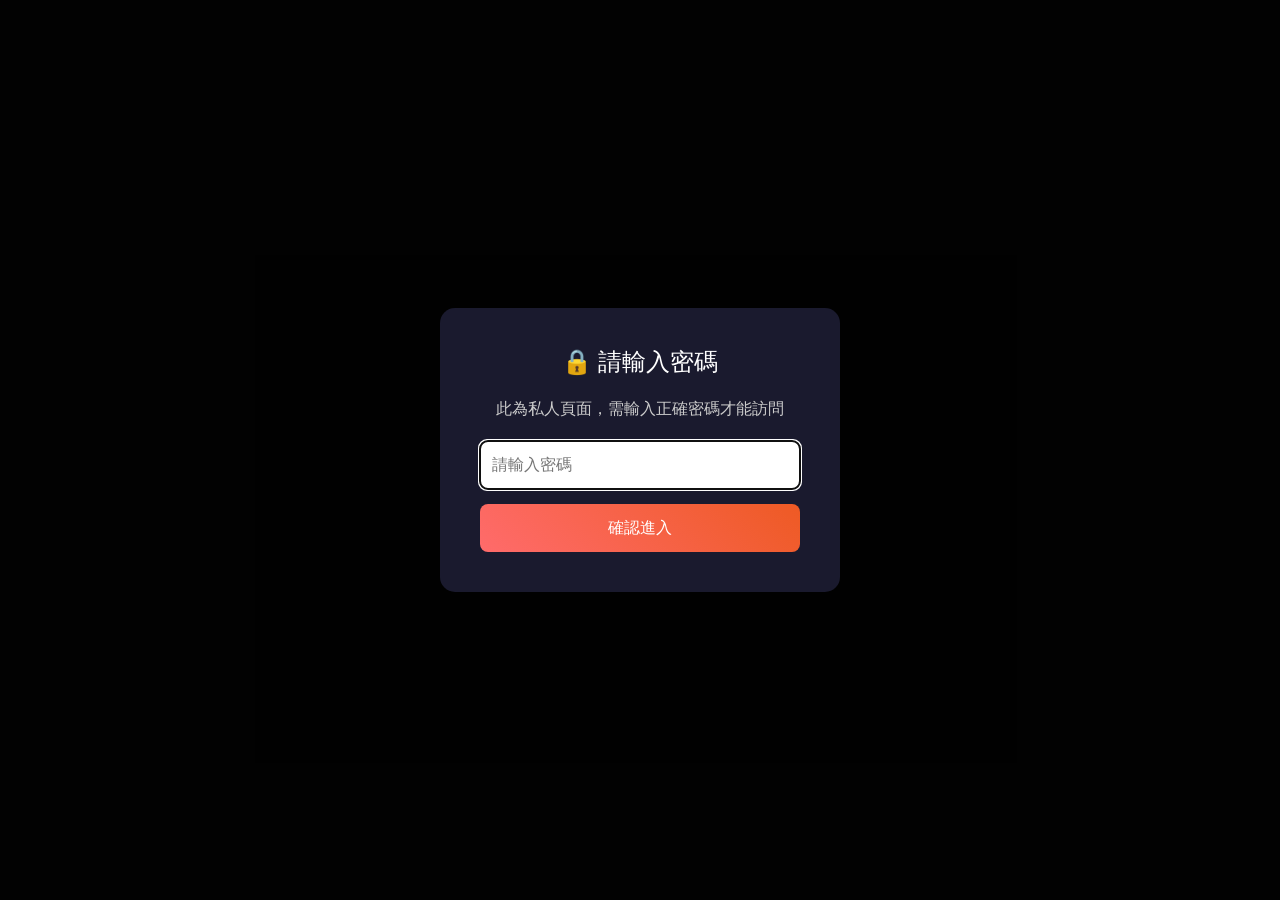
<file: qr-code-card-viewer/index.html>
<!DOCTYPE html><html lang=""><head><meta charset="utf-8"><meta http-equiv="X-UA-Compatible" content="IE=edge"><meta name="viewport" content="width=device-width,initial-scale=1"><link rel="icon" href="favicon.ico"><title>qr-code-card-viewer</title><link rel="stylesheet" href="https://cdnjs.cloudflare.com/ajax/libs/font-awesome/5.15.4/css/all.min.css"><link href="js/chunk-2d0d5f97.5d37ef8a.js" rel="prefetch"><link href="css/app.6d19776b.css" rel="preload" as="style"><link href="css/chunk-vendors.27ab54b0.css" rel="preload" as="style"><link href="js/app.c2d9f934.js" rel="preload" as="script"><link href="js/chunk-vendors.073e88d9.js" rel="preload" as="script"><link href="css/chunk-vendors.27ab54b0.css" rel="stylesheet"><link href="css/app.6d19776b.css" rel="stylesheet"></head><body><noscript><strong>We're sorry but qr-code-card-viewer doesn't work properly without JavaScript enabled. Please enable it to continue.</strong></noscript>

<!-- 密碼驗證層 -->
<div id="password-overlay" style="position: fixed; top: 0; left: 0; width: 100%; height: 100%; background: rgba(0,0,0,0.9); z-index: 9999; display: flex; justify-content: center; align-items: center;">
  <div style="background: #1a1a2e; padding: 40px; border-radius: 15px; text-align: center; color: white; max-width: 400px; width: 90%;">
    <h2 style="margin-bottom: 20px; font-size: 24px;">🔒 請輸入密碼</h2>
    <p style="margin-bottom: 20px; color: #ccc;">此為私人頁面，需輸入正確密碼才能訪問</p>
    <input type="password" id="password-input" placeholder="請輸入密碼" style="width: 100%; padding: 12px; margin-bottom: 15px; border: none; border-radius: 8px; font-size: 16px; box-sizing: border-box;">
    <button onclick="checkPassword()" style="background: linear-gradient(45deg, #ff6b6b, #ee5a24); color: white; border: none; padding: 12px 24px; border-radius: 8px; font-size: 16px; cursor: pointer; width: 100%;">
      確認進入
    </button>
    <p id="password-error" style="color: #ff6b6b; margin-top: 15px; display: none;">密碼錯誤，請重新輸入！</p>
  </div>
</div>

<div id="app" style="display: none;">
  <div style="text-align: center; padding: 50px; color: white; font-family: Arial, sans-serif;">
    <p style="font-size: 18px;">Loading QR碼生日卡片收集...</p>
    <p style="font-size: 12px; opacity: 0.7; margin-top: 10px;">若長時間看到此訊息，請確認JavaScript已啟用</p>
  </div>
</div>

<script>
// 設定正確密碼（可自行修改）
const CORRECT_PASSWORD = "unna30";

function checkPassword() {
  const input = document.getElementById('password-input');
  const error = document.getElementById('password-error');
  
  if (input.value === CORRECT_PASSWORD) {
    // 密碼正確，隱藏密碼層，顯示應用
    document.getElementById('password-overlay').style.display = 'none';
    document.getElementById('app').style.display = 'block';
    
    // 加載 Vue 應用
    loadVueApp();
  } else {
    // 密碼錯誤
    error.style.display = 'block';
    input.value = '';
    input.focus();
    setTimeout(() => {
      error.style.display = 'none';
    }, 2000);
  }
}

function loadVueApp() {
  // 加載 Vue 相關的 JS 文件
  const vendorScript = document.createElement('script');
  vendorScript.src = 'js/chunk-vendors.073e88d9.js';
  vendorScript.onload = function() {
    const appScript = document.createElement('script');
    appScript.src = 'js/app.c2d9f934.js';
    document.body.appendChild(appScript);
  };
  document.body.appendChild(vendorScript);
}

// 監聽 Enter 鍵
window.addEventListener('keydown', function(event) {
  if (event.key === 'Enter') {
    checkPassword();
  }
});

// 自動聚焦到密碼輸入框
window.addEventListener('load', function() {
  document.getElementById('password-input').focus();
});
</script>
</body></html>
</file>
<file: introduceyourself/smartphone/css/style.css>
/*
Author: W3layout
Author URL: http://w3layouts.com
License: Creative Commons Attribution 3.0 Unported
License URL: http://creativecommons.org/licenses/by/3.0/
*/
/* reset */
html,body,div,span,applet,object,iframe,h1,h2,h3,h4,h5,h6,p,blockquote,pre,a,abbr,acronym,address,big,cite,code,del,dfn,em,img,ins,kbd,q,s,samp,small,strike,strong,sub,sup,tt,var,b,u,i,dl,dt,dd,ol,nav ul,nav li,fieldset,form,label,legend,table,caption,tbody,tfoot,thead,tr,th,td,article,aside,canvas,details,embed,figure,figcaption,footer,header,hgroup,menu,nav,output,ruby,section,summary,time,mark,audio,video{margin:0;padding:0;border:0;font-size:100%;font:inherit;vertical-align:baseline;}
article, aside, details, figcaption, figure,footer, header, hgroup, menu, nav, section {display: block;}
ol,ul{list-style:none;margin:0;padding:0;}
blockquote,q{quotes:none;}
blockquote:before,blockquote:after,q:before,q:after{content:'';content:none;}
table{border-collapse:collapse;border-spacing:0;}
/* start editing from here */
a{text-decoration:none;}
.txt-rt{text-align:right;}/* text align right */
.txt-lt{text-align:left;}/* text align left */
.txt-center{text-align:center;}/* text align center */
.float-rt{float:right;}/* float right */
.float-lt{float:left;}/* float left */
.clear{clear:both;}/* clear float */
.pos-relative{position:relative;}/* Position Relative */
.pos-absolute{position:absolute;}/* Position Absolute */
.vertical-base{	vertical-align:baseline;}/* vertical align baseline */
.vertical-top{	vertical-align:top;}/* vertical align top */
.underline{	padding-bottom:5px;	border-bottom: 1px solid #eee; margin:0 0 20px 0;}/* Add 5px bottom padding and a underline */
nav.vertical ul li{	display:block;}/* vertical menu */
nav.horizontal ul li{	display: inline-block;}/* horizontal menu */
img{max-width:100%;}
/*end reset*/
 body{
	 font-family: 'Titillium Web', sans-serif;
	 background:#FFF;
 }
 .wrap{
	width:95%;
	margin:0 auto;
	 transition:all .2s linear;
	-moz-transition:all .2s linear;/* firefox */
	-webkit-transition:all .2s linear; /* safari and chrome */
	-o-transition:all .2s linear; /* opera */
	-ms-transition:all .2s linear;
 }
 .header{
 	background:#87509c;
 	padding:2em 0;
 	position:relative;
 }
 .header-top{
	z-index:9;
	width: 100%;
	clear: both;
	background:#87509c;
	position:fixed;
	top:0;
 }
 .logo a img {
 	display:block;
 }
.nav-item {
    float:left;
    *display:inline;
    zoom:1;
}
.nav-item a {
    display:block;
    padding:15px 20px;
    color:#FFF;
    background:#34495E;
}
.nav-item a:hover {
   background:#643a79;
}
 #nav .current a {
	 background:#643a79;
}
.nav-mobile {
   display: none;
	cursor: pointer;
	position: absolute;
	top: 0;
	right: 0;
	background: url(../images/nav.png) no-repeat center;
	height: 55px;
	width: 36px;
}
    .nav-mobile {
        display:block;
    }
    .nav {
        width:100%;
    }
    .nav-list {
        display:none;
    }
    .nav-item {
        width:100%;
        float:none;
    }
    .nav-item a {
        background:#292F46;
        padding:10px;
        color:#FFF;
        text-transform:uppercase;
        border-bottom:1px solid #1F253D;
        -webkit-transition: color .2s linear,background .2s linear;
		-moz-transition: color .2s linear,background .2s linear;
		-o-transition: color .2s linear,background .2s linear;
		transition: color .2s linear,background .2s linear;
		font-weight: normal;
		font-size: 0.823em;
   }
   .nav-active, .nav-active-inner .nav-inner {
        display:block;
  }
 .header_desc{
 	padding:3em 0 1em 0;
 }
 .header_desc p{
 	font-size:1.8em;
 	color:#f7f3ea;
 	text-align:center;
 	font-weight:600;
 	line-height:1.6em;
 	-webkit-text-stroke-width: 1px;
 }
.button{
	text-align:center;
	margin-top:1em;
}
.button a{
	 display:inline-block;
    color:#FFF;
    font-size:1.2em;
    text-transform:uppercase;
    background:#eb7d4b;
    padding:15px 2em;
    border-bottom:4px solid #c86a40;
    border-radius:5px;
   -webkit-border-radius:5px;
   -moz-border-radius:5px;
   -o-border-radius:5px;
    -webkit-transition: all 0.3s ease;
		-moz-transition: all 0.3s ease;
		-o-transition: all 0.3s ease;
		transition: all 0.3s ease;
}
.button a:hover{
	background:#F78B5A;
}
.button a:active{
	position:relative;
   	top:5px;
}
/*** main ****/
.services h2,.team h2,.Skills h2,.portfolio-grid h2,.about h2,.feedback h2{
	font-size:1.5em;
 	color:#FFF;
 	text-align:center;
 	text-transform:uppercase;
 	letter-spacing:5px;
 	-webkit-text-stroke-width:2px;
}
.team h2,.Skills h2{
  color:#3c4761;	
}
.portfolio-grid h2{
	color:#393939;
}
/****** Services ********/
.services{
	background:#17c2a4;
	padding:2em 0;
}
.services h4{
	color:#FFF;
	font-size:1em;
	text-align:center;
	padding-bottom:1em;
}
.line{
	text-align:center;
}
.line span{
	display:inline-block;
	padding:2px 45px;
	vertical-align:middle;
}
.green span{
	background:#14a58c;
}
.skyblue span{
	background:#c8d9e5;
}
.yellow span{
	background:#e5c37f;
}
.rose span{
	background:#b73c6d;
}
.blue span{
	background:#273a71;
}
/*  GRID OF Four   ============================================================================= */
.section {
	clear: both;
	padding: 0px;
	margin: 0px;
}
.group:before,
.group:after {
    content:"";
    display:table;
}
.group:after {
    clear:both;
}
.group {
    zoom:1;
}
.grid_1_of_4{
	display: block;
	float:left;
	margin:0;
}
.grid_1_of_4:first-child { 
	margin-left: 0; 
} 
.services_1_of_4 {
	width:94%;
	padding:3%;
	text-align: center;
}
.services_1_of_4  img{
	max-width:100%;
}
.services_1_of_4  h3{
	font-size:1.4em;
 	color:#FFF;
 	text-align:center;
 	font-weight:500;
 	text-transform:uppercase;
 	-webkit-text-stroke: 1px;
 	letter-spacing:1px;
}
.services_1_of_4  p{
	font-size:1em;
	color:#FFF;
	text-align: center;
	margin: 0 auto;
	padding:10px 0;
	line-height:1.6em;
}
/********* Team *********/
.team{
	background:#e7f1f8;
	padding:2em 0;
}
.team h4{
	color:#3c4761;
	font-size:1em;
	text-align:center;
	font-weight:600;
	padding-bottom: 1em;
}
.team_1_of_4 {
	width:94%;
	padding:3%;
	text-align: center;
}
.team_1_of_4  img{
	max-width:100%;
}
.team_1_of_4  h3{
	font-size:1.4em;
 	color:#3c4761;
 	text-align:center;
 	font-weight:500;
 	text-transform:uppercase;
 	-webkit-text-stroke:2px;
 	letter-spacing:1px;
 	margin-top:10px;
}
.team_1_of_4  h5{
	font-size:1.1em;
 	color:#30bae7;
 	text-align:center;
}
.team_1_of_4  p{
	font-size:1em;
	color:#3c4761;
	text-align: center;
	margin: 0 auto;
	padding:10px 0;
	line-height:1.6em;
}
.social_networks li{
	display:inline-block;
	margin-left:5px;
}
.social_networks li:first-child{
	margin-left:0;
}
.social_networks li a {
	display:block;
	background:#bdd1df;
	padding:4px;
	 border-radius:1em;
	-webkit-border-radius:1em;
	-moz-border-radius:1em;
	-o-border-radius:1em;
	-webkit-transition: all 0.3s ease;
	-moz-transition: all 0.3s ease;
	-o-transition: all 0.3s ease;
	transition: all 0.3s ease;
}
.social_networks li a:hover{
	background:#4A8FC0;
}
.social_networks li a i{
	width:24px;
	height:24px;
	display:block;
	background:url(../images/social-icons.png) no-repeat;
}
.social_networks li a i.facebook{
	background-position:-1px -10px;
}
.social_networks li a i.twitter{
	background-position:-29px -11px;
}
.social_networks li a i.inliked{
	background-position:-61px -12px;
}
.social_networks li a i.mail{
	background-position:-96px -12px;
}
/******* Skills *********/
.Skills{
	background:#ffffff;
	padding:2em 0;
}
.Skills h4{
	color:#3c4761;
	font-size:1em;
	text-align:center;
	font-weight:600;
	padding-bottom: 1em;
}
/****** Portfolio ********/
.portfolio-grid{
	background:#ffdd99;
	padding:2em 0;
}
.portfolio-grid h4{
	color:#393939;
	font-size:1em;
	text-align:center;
	font-weight:600;
	padding-bottom: 1em;
}
.container { 
	  position: relative; 
	  -webkit-transition: all 1s ease;
	  -moz-transition: all 1s ease;
	  -o-transition: all 1s ease;
	  transition: all 1s ease;	
}
#filters {
	padding:3% 0;
	list-style:none;
	text-align:center;
}
#filters li {
		display:inline-block;
		margin-left:5px;
}
#filters li:first-child{
	margin-left:0;
}
#filters li span {
		display: block;
		padding: 5px 15px;
		text-decoration: none;
		color: #514c43;
		cursor: pointer;
		font-size: 1em;
		font-weight:600;
		text-transform:uppercase;
		background:#ebc985;
		border-radius:5px;
		-webkit-border-radius:5px;
		-moz-border-radius:5px;
		-o-border-radius:5px;
	}
	#filters li span.active {
		background:#FFF;
	}
#portfoliolist .portfolio {
	-webkit-box-sizing: border-box;
	-moz-box-sizing: border-box;
	-o-box-sizing: border-box;
	width:48%;
	margin:2% 1%;
	display:none;
	float:left;
	overflow:hidden;
}
 .portfolio-wrapper {
		overflow:hidden;
		position: relative !important;
		cursor:pointer;
		text-align:center;
}
.portfolio-wrapper a{
	display:block;
}
 .portfolio-img img {
		max-width:100%;
		position: relative;
		display:inline-block;
		transition: all 300ms!important;
		-webkit-transition: all 300ms!important;
		-moz-transition: all 300ms!important;
}
.portfolio-wrapper h5{
	color:#444;
	font-size: 1em;
	text-align: center;
	font-weight: 600;
	text-align:center;
	text-transform:uppercase;
}
.green-button a{
	background:#17c2a4;
	border-bottom:4px solid #14a58c;
}
.green-button a:hover{
	background:#00B495;
}
.container { 
	position: relative; 
	-webkit-transition: all 1s ease;
	-moz-transition: all 1s ease;
	-o-transition: all 1s ease;
	transition: all 1s ease;	
}
/* Self Clearing Goodness */
.container:after { content: "\0020"; display: block; height: 0; clear: both; visibility: hidden; }
.clearfix:before,.clearfix:after,.row:before,.row:after {
  content: '\0020';
  display: block;
  overflow: hidden;
  visibility: hidden;
  width: 0;
  height: 0; 
}
.row:after,.clearfix:after {
  clear: both;
}
.row,.clearfix {
  zoom: 1;
}
.clear {
  clear: both;
  display: block;
  overflow: hidden;
  visibility: hidden;
  width: 0;
  height: 0;
}
/******** About ********/
.about{
	background:#d74680;
	padding:2em 0;
}
.about h4{
	color:#FFF;
	font-size:1em;
	text-align:center;
	margin:0 auto;
	padding-bottom: 1em;
}
.listview_1_of_2{
	display: block;
	float:left;
	margin: 0%;
}
.listimg{
	display: block;
	float:left;
}
.text{
	display: block;
	float:left;
	margin: 0% 0 0% 3.6%;
}
.listview_1_of_2:first-child { margin-left: 0; } 

.images_1_of_2 {
	width: 94%;
	padding:3%; 
}
.listimg_2_of_1 {
	width:20.2%;
}
.list_2_of_1 {
	width: 66.2%;
}
.images_1_of_2  img {
	max-width:100%;
	display:block;
}
.list_2_of_1  h3{
	color:#FFF;
	font-size:1.5em;
	font-weight:700;
	text-transform:uppercase;
	letter-spacing:1px;
	margin-top:15px;
}
.list_2_of_1  h5{
	font-size:1em;
	color:#fac996;
}
.list_2_of_1  p{
	font-size:1em;	
	color:#FFF;
	line-height: 1.6em;
	font-style:italic;
}
 /******** get in touch ********/
.feedback{
	background:#3c5499;
	padding:2em 0;
	text-align:center;
}
.feedback h4{
	color:#FFF;
	font-size:1em;
	text-align:center;
	margin:0 auto;
	padding-bottom: 1em;
}
.feedback input[type="text"],.feedback textarea{
	width:92%;
	padding:10px 10px;
	font-family:'Titillium Web', sans-serif;
	color: #FFF;
	font-size:1em;
	background:#273a71;
	outline: none;
	border:none;
	margin:0;
	margin-bottom:1em;
	border-radius:3px;
	-webkit-border-radius:3px;
	-moz-border-radius:3px;
	-o-border-radius:3px;
}
.text-box label:first-child{
	margin-left:0;
}
.feedback textarea{
	width:95%;
	height: 100px;
	resize:none;
}
.feedback input[type="submit"]{
	 font-family:'Titillium Web', sans-serif;
	 display:inline-block;
     color:#FFF;
    font-size:1.2em;
    text-transform:uppercase;
    background:#30bae7;
    padding:15px 2em;
    border:none;
    border-bottom:4px solid #299ec5;
    border-radius:5px;
   -webkit-border-radius:5px;
   -moz-border-radius:5px;
   -o-border-radius:5px;
    -webkit-transition: all 0.3s ease;
		-moz-transition: all 0.3s ease;
		-o-transition: all 0.3s ease;
		transition: all 0.3s ease;
	-webkit-appearance:none;
	outline:none;
	cursor:pointer;
}
.feedback input[type="submit"]:hover{
	background:#2AACD6;
}
.feedback input[type="submit"]:active{
	position:relative;
   	top:5px;
}
/*----copy-right-----*/
.copy-right{
	text-align:center;
	padding:1em 0;
	background:#131A25;
	position:relative;	
}
.copy-right p{
	color:#727E8D;
	font-size: 0.85em;
	line-height:1.8em;
}
.copy-right p span{
	color:#6ec5ea;
}
.copy-right p a{
	color:#FF742C;
	-webkit-transition: all 0.3s ease-out;
	-moz-transition: all 0.3s ease-out;
	-ms-transition: all 0.3s ease-out;
	-o-transition: all 0.3s ease-out;
	transition: all 0.3s ease-out;
}
.copy-right p a:hover{
	color:#FFF;
	text-decoration:underline;
}
</file>
<file: introduceyourself/smartphone/css/rwd-optimized.css>
/* ============================================
   RWD Optimized Styles for John WEB 履歷
   优化响应式设计和用户体验
   ============================================ */

/* Modern Viewport Meta Tag Backup */
@viewport {
  width: device-width;
  initial-scale: 1;
  maximum-scale: 1;
  user-scalable: yes;
}

/* ============================================
   Base Improvements
   ============================================ */

/* 设置 html 和 body 的基础样式 */
html {
  font-size: 16px;
  -webkit-text-size-adjust: 100%;
  text-rendering: optimizeLegibility;
  -webkit-font-smoothing: antialiased;
  -moz-osx-font-smoothing: grayscale;
}

body {
  min-width: 320px;
  line-height: 1.6;
  color: #333;
}

/* 优化图片显示 */
img {
  height: auto;
  max-width: 100%;
  display: block;
}

/* 优化 a 标签的触摸区域 */
a {
  -webkit-tap-highlight-color: rgba(0,0,0,0);
  tap-highlight-color: rgba(0,0,0,0);
}

/* ============================================
   Mobile First - 小屏幕优先 (0-767px)
   ============================================ */

@media only screen and (max-width: 767px) {
  /* 基础字体大小调整 */
  html {
    font-size: 14px;
  }

  /* 头部优化 */
  .header {
    padding: 1em 0;
  }

  .header-top {
    position: relative;
  }

  /* Logo 优化 */
  .logo {
    text-align: center;
    margin-bottom: 10px;
  }

  .logo img {
    max-width: 80%;
    margin: 0 auto;
  }

  /* 导航优化 - 确保移动导航可见 */
  #w3-menu-trigger {
    display: block !important;
    position: absolute;
    top: 10px;
    right: 10px;
    z-index: 9999;
    width: 40px;
    height: 40px;
    background: #87509c url(../images/nav.png) no-repeat center;
    background-size: 24px 24px;
  }

  .nav-list {
    display: none;
  }

  .nav-list.active {
    display: block;
    position: absolute;
    top: 55px;
    left: 0;
    width: 100%;
    background: #34495E;
    z-index: 999;
    padding: 0;
    margin: 0;
    list-style: none;
  }

  .nav-list.active .nav-item {
    float: none;
    display: block;
    width: 100%;
    border-bottom: 1px solid #1F253D;
  }

  .nav-list.active .nav-item a {
    padding: 12px 15px;
    font-size: 0.9em;
    text-align: center;
    white-space: nowrap;
  }

  /* Header Description 优化 */
  .header_desc {
    padding: 1.5em 0 1em 0;
  }

  .header_desc p {
    font-size: 1.2em;
    line-height: 1.4;
    padding: 0 10px;
  }

  /* 团队区域优化 */
  .grid_1_of_4 {
    width: 100% !important;
    float: none !important;
    margin: 0 !important;
    padding: 0 0 15px 0 !important;
  }

  .team_1_of_4 {
    width: 100% !important;
    padding: 15px !important;
  }

  /* Services Grid 优化 */
  .services_1_of_4 {
    width: 100% !important;
    padding: 15px !important;
    margin-bottom: 15px !important;
  }

  /* Skills 优化 */
  .Skills h4,
  .team h4,
  .services h4,
  .portfolio-grid h4,
  .about h4 {
    font-size: 1.1em !important;
    padding-bottom: 0.5em !important;
  }

  /* Portfolio Grid 优化 */
  #portfoliolist .portfolio {
    width: 96% !important;
    margin: 15px 2% !important;
    float: none !important;
  }

  /* About Section 优化 */
  .listview_1_of_2 {
    float: none !important;
    width: 100% !important;
    margin-bottom: 15px !important;
  }

  .listimg {
    float: none !important;
    width: 100% !important;
    text-align: center;
  }

  .text {
    float: none !important;
    width: 100% !important;
    margin: 0 !important;
    text-align: center;
  }

  .images_1_of_2 {
    width: 100% !important;
    padding: 0 !important;
  }

  .listimg_2_of_1 {
    width: 100% !important;
    margin: 0 auto 15px auto !important;
    float: none !important;
  }

  .list_2_of_1 {
    width: 100% !important;
    float: none !important;
    text-align: center;
  }

  /* Feedback Section 优化 */
  .feedback {
    padding: 1.5em 0;
  }

  .feedback input[type="text"],
  .feedback textarea {
    width: 95%;
    padding: 12px;
    font-size: 1em;
  }

  /* Footer 优化 */
  .copy-right {
    padding: 1em 10px;
  }

  .copy-right p {
    font-size: 0.85em !important;
    line-height: 1.6;
    text-align: center;
  }

  /* 清除 float */
  .clear {
    clear: both;
    display: block;
    height: 0;
    line-height: 0;
    overflow: hidden;
    visibility: hidden;
    width: 0;
  }
}

/* ============================================
   Tablet Devices (768px - 1024px)
   ============================================ */

@media only screen and (min-width: 768px) and (max-width: 1024px) {
  /* 基础字体 */
  html {
    font-size: 15px;
  }

  /* 导航优化 */
  .nav-list {
    display: block;
  }

  .nav-item {
    float: left;
    display: inline-block;
  }

  .nav-item a {
    padding: 12px 15px;
    font-size: 0.9em;
  }

  /* 网格布局调整 */
  .grid_1_of_4 {
    width: 48% !important;
    margin: 0 2% 15px 0 !important;
    float: left !important;
  }

  .grid_1_of_4:nth-child(2n+1) {
    margin-left: 0 !important;
    clear: both;
  }

  .services_1_of_4 {
    width: 94%;
    padding: 15px;
  }

  /* About Section */
  .listview_1_of_2 {
    width: 48%;
    margin: 0 2% 15px 0;
    float: left;
  }

  .listview_1_of_2:first-child {
    margin-left: 0;
  }

  .listimg_2_of_1 {
    width: 30%;
    float: left;
    margin-right: 3%;
  }

  .list_2_of_1 {
    width: 67%;
    float: left;
    text-align: left;
  }

  /* Portfolio */
  #portfoliolist .portfolio {
    width: 48%;
    margin: 15px 1%;
  }

  #portfoliolist .portfolio:nth-child(2n+1) {
    clear: both;
  }
}

/* ============================================
   Desktop and Larger Screens (1025px+)
   ============================================ */

@media only screen and (min-width: 1025px) {
  /* 保持原始设计 */
  html {
    font-size: 16px;
  }

  /* 导航显示完整 */
  .nav-list {
    display: block;
  }

  /* 网格布局 - 4 列 */
  .grid_1_of_4 {
    width: 23.5%;
    margin: 0 1%;
    float: left;
  }

  .grid_1_of_4:first-child {
    margin-left: 0;
  }

  .grid_1_of_4:nth-child(4n+1) {
    clear: both;
  }

  /* About Section - 2 列布局 */
  .listview_1_of_2 {
    width: 48%;
    margin: 0 2%;
    float: left;
  }

  .listview_1_of_2:first-child {
    margin-left: 0;
  }

  .listimg_2_of_1 {
    width: 20%;
    float: left;
    margin-right: 4%;
  }

  .list_2_of_1 {
    width: 76%;
    float: left;
    text-align: left;
  }

  /* Portfolio - 2 列 */
  #portfoliolist .portfolio {
    width: 48%;
    margin: 15px 1%;
  }

  #portfoliolist .portfolio:nth-child(2n+1) {
    clear: both;
  }
}

/* ============================================
   Ultra Wide Screens (1400px+)
   ============================================ */

@media only screen and (min-width: 1400px) {
  /* 限制最大宽度 */
  .wrap {
    max-width: 1200px;
    margin: 0 auto;
  }

  /* 导航字体调整 */
  .nav-item a {
    padding: 15px 20px;
    font-size: 0.95em;
  }

  /* 更大的标题 */
  .services h2,
  .team h2,
  .Skills h2,
  .portfolio-grid h2,
  .about h2,
  .feedback h2 {
    font-size: 1.8em;
  }

  /* 更大的内容字体 */
  .services_1_of_4 p,
  .team_1_of_4 p,
  .list_2_of_1 p {
    font-size: 1.05em;
  }
}

/* ============================================
   Print Styles
   ============================================ */

@media print {
  /* 隐藏不需要的元素 */
  .header-top,
  .nav,
  #w3-menu-trigger,
  .button,
  .social_networks,
  #filters {
    display: none !important;
  }

  /* 优化打印布局 */
  body {
    background: white;
    color: black;
  }

  .wrap {
    max-width: 100%;
    padding: 0;
  }

  /* 确保所有内容可见 */
  .grid_1_of_4,
  .listview_1_of_2,
  .listimg_2_of_1,
  #portfoliolist .portfolio {
    float: none;
    width: 100%;
    margin: 10px 0;
    page-break-inside: avoid;
  }

  /* 添加分页符 */
  .services,
  .team,
  .Skills,
  .portfolio-grid,
  .about,
  .feedback {
    page-break-after: always;
  }

  /* 优化图片打印 */
  img {
    max-width: 100%;
    height: auto;
    page-break-inside: avoid;
  }
}

/* ============================================
   Touch Device Optimizations
   ============================================ */

/* 触摸设备的 hover 效果 */
@media (hover: none) and (pointer: coarse) {
  /* 移除 hover 效果，改用 tap 效果 */
  .nav-item a:hover,
  .services_1_of_4 img:hover,
  .team_1_of_4 img:hover {
    background: transparent;
  }

  /* 添加 tap 高亮 */
  .nav-item a:active,
  .button a:active,
  .feedback input[type="submit"]:active {
    transform: scale(0.98);
    opacity: 0.9;
  }

  /* 确保触摸目标足够大 */
  .nav-item a {
    min-height: 44px;
    padding: 12px 15px;
  }

  .button a {
    min-height: 44px;
    padding: 15px 24px;
  }

  .feedback input[type="submit"] {
    min-height: 44px;
    padding: 15px 24px;
  }
}

/* ============================================
   UX Improvements
   ============================================ */

/* 为所有链接添加焦点样式 */
a:focus {
  outline: 2px solid #30bae7;
  outline-offset: 2px;
}

/* 为按钮添加键盘导航支持 */
button:focus,
input[type="submit"]:focus {
  outline: 2px solid #30bae7;
  outline-offset: 2px;
}

/* 优化表单输入框 */
input[type="text"],
input[type="email"],
textarea,
select {
  -webkit-appearance: none;
  -moz-appearance: none;
  appearance: none;
}

/* 添加 loading 状态 */
* {
  -webkit-transition: all 0.2s ease;
  -moz-transition: all 0.2s ease;
  -o-transition: all 0.2s ease;
  transition: all 0.2s ease;
}

/* 优化滚动行为 */
html {
  scroll-behavior: smooth;
}

/* 添加回到顶部按钮 */
.back-to-top {
  position: fixed;
  bottom: 20px;
  right: 20px;
  width: 50px;
  height: 50px;
  background: #87509c;
  color: white;
  border: none;
  border-radius: 50%;
  font-size: 20px;
  cursor: pointer;
  opacity: 0;
  visibility: hidden;
  transition: all 0.3s ease;
  z-index: 9999;
  display: flex;
  align-items: center;
  justify-content: center;
  box-shadow: 0 2px 10px rgba(0,0,0,0.2);
}

.back-to-top:hover {
  background: #643a79;
}

.back-to-top.visible {
  opacity: 1;
  visibility: visible;
}

.back-to-top::before {
  content: "↑";
  font-size: 24px;
}
</file>
<file: qr-code-card-viewer/css/app.6d19776b.css>
body{font-family:Avenir,Helvetica,Arial,sans-serif;margin:0;padding:0;box-sizing:border-box;background-color:#121212!important;font-family:Arial,sans-serif}.landing-container[data-v-2179733e]{min-height:100vh;background:linear-gradient(135deg,#1a1a2e,#16213e 50%,#0f3460);color:#fff;font-family:Arial,sans-serif;padding:20px;display:flex;flex-direction:column;align-items:center;text-align:center}.hero-section[data-v-2179733e]{flex:1;max-width:1200px;width:100%;margin:0 auto;padding:40px 20px}.main-title[data-v-2179733e]{font-size:2.5rem;font-weight:700;margin-bottom:20px;animation:fadeInDown-2179733e 1s ease-out;text-shadow:2px 2px 4px rgba(0,0,0,.5)}.rainbow-text[data-v-2179733e]{background-image:linear-gradient(45deg,#ff4d4d,#ff944d,#ffff4d,#94ff4d,#4dff94,#4dffff,#4d94ff,#944dff,#ff4dff,#ff4d94);background-clip:text;-webkit-background-clip:text;color:transparent}.subtitle[data-v-2179733e]{font-size:1.2rem;color:#ccc;margin-bottom:50px;animation:fadeInUp-2179733e 1s ease-out}.feature-cards[data-v-2179733e]{display:flex;justify-content:center;flex-wrap:wrap;gap:30px;margin-bottom:60px;animation:fadeIn-2179733e 1.5s ease-out}.feature-card[data-v-2179733e]{background:hsla(0,0%,100%,.1);-webkit-backdrop-filter:blur(10px);backdrop-filter:blur(10px);border:1px solid hsla(0,0%,100%,.2);border-radius:15px;padding:30px 25px;width:280px;transition:transform .3s ease,box-shadow .3s ease;text-align:center}.feature-card[data-v-2179733e]:hover{transform:translateY(-10px);box-shadow:0 15px 30px rgba(0,0,0,.3)}.card-icon[data-v-2179733e]{font-size:3rem;margin-bottom:15px}.feature-card h3[data-v-2179733e]{color:#fff;margin-bottom:15px;font-size:1.3rem}.feature-card p[data-v-2179733e]{color:#bbb;line-height:1.6;font-size:.95rem}.cta-section[data-v-2179733e]{margin-bottom:40px}.cta-button[data-v-2179733e]{display:inline-block;background:linear-gradient(45deg,#ff6b6b,#ee5a24,#ff9ff3,#f368e0);color:#fff;padding:20px 40px;border-radius:50px;text-decoration:none;font-size:1.2rem;font-weight:700;transition:all .3s ease;box-shadow:0 10px 30px hsla(0,100%,71%,.3);border:none;cursor:pointer;animation:pulse-2179733e 2s infinite}.cta-button[data-v-2179733e]:hover{transform:scale(1.05);box-shadow:0 15px 40px hsla(0,100%,71%,.5)}.btn-text[data-v-2179733e]{display:block;font-size:1.3rem;margin-bottom:5px}.btn-subtext[data-v-2179733e]{display:block;font-size:.85rem;opacity:.9;margin-top:5px}.additional-links[data-v-2179733e]{margin-top:40px;animation:fadeIn-2179733e 2s ease-out}.additional-links h4[data-v-2179733e]{color:#aaa;margin-bottom:20px;font-size:1.1rem}.link-buttons[data-v-2179733e]{display:flex;justify-content:center;gap:20px;flex-wrap:wrap}.secondary-btn[data-v-2179733e]{display:inline-block;background:hsla(0,0%,100%,.15);color:#fff;padding:12px 25px;border-radius:25px;text-decoration:none;font-size:.95rem;transition:all .3s ease;border:1px solid hsla(0,0%,100%,.3)}.secondary-btn[data-v-2179733e]:hover{background:hsla(0,0%,100%,.25);border-color:hsla(0,0%,100%,.5);transform:translateY(-2px)}.footer[data-v-2179733e]{padding:40px 20px;text-align:center;color:#888;font-size:.9rem}.footer p[data-v-2179733e]{margin:10px 0}@keyframes fadeIn-2179733e{0%{opacity:0}to{opacity:1}}@keyframes fadeInDown-2179733e{0%{opacity:0;transform:translateY(-30px)}to{opacity:1;transform:translateY(0)}}@keyframes fadeInUp-2179733e{0%{opacity:0;transform:translateY(30px)}to{opacity:1;transform:translateY(0)}}@keyframes pulse-2179733e{0%,to{transform:scale(1)}50%{transform:scale(1.02)}}@media (max-width:768px){.main-title[data-v-2179733e]{font-size:2rem}.feature-cards[data-v-2179733e]{flex-direction:column;align-items:center}.feature-card[data-v-2179733e]{width:90%;max-width:350px}.btn-text[data-v-2179733e]{font-size:1.1rem}.cta-button[data-v-2179733e]{padding:18px 35px;font-size:1.1rem}}@media (max-width:480px){.main-title[data-v-2179733e]{font-size:1.5rem}.subtitle[data-v-2179733e]{font-size:1rem}.cta-button[data-v-2179733e]{padding:15px 30px;font-size:1rem}.btn-text[data-v-2179733e]{font-size:1rem}.btn-subtext[data-v-2179733e]{font-size:.75rem}}.image-comparison-container[data-v-a6b2b12e]{width:100%;max-width:800px;margin:auto;position:relative;box-shadow:0 4px 8px rgba(0,0,0,.1),0 6px 20px rgba(0,0,0,.1);border-radius:10px;overflow:hidden}.image-wrapper[data-v-a6b2b12e]{position:relative;width:100%;height:500px;overflow:hidden}.image[data-v-a6b2b12e]{display:block;width:100%;height:100%;-o-object-fit:cover;object-fit:cover}.before-image[data-v-a6b2b12e]{position:absolute;top:0;left:0;z-index:1}.slider[data-v-a6b2b12e]{position:absolute;top:0;left:0;overflow:hidden;z-index:2;height:100%}.after-image[data-v-a6b2b12e]{display:block;width:100%;height:100%;-o-object-fit:cover;object-fit:cover}.slider-handle[data-v-a6b2b12e]{position:absolute;top:50%;bottom:0;width:30px;height:30px;background:hsla(0,0%,100%,.5);cursor:ew-resize;z-index:3;transform:translate(-50%,-50%);display:flex;align-items:center;justify-content:center;border-radius:50%;border:2px solid #000}.handle-icon[data-v-a6b2b12e]{position:relative;width:100%;height:100%;display:flex;align-items:center;justify-content:center}.arrow[data-v-a6b2b12e]{position:absolute;width:0;height:0;border-style:solid}.left-arrow[data-v-a6b2b12e]{border-width:7px 10px 7px 0;border-color:transparent #000 transparent transparent;left:5px}.right-arrow[data-v-a6b2b12e]{border-width:7px 0 7px 10px;border-color:transparent transparent transparent #000;right:5px}.slider-input[data-v-a6b2b12e]{width:100%;margin-top:10px;position:absolute;top:50%;left:0;transform:translateY(-50%);pointer-events:none;opacity:0}.cc[data-v-29ef382a]{color:#fff}.main-title[data-v-29ef382a]{font-size:2.5rem;text-shadow:2px 2px 4px rgba(0,0,0,.5);font-weight:700;margin-bottom:30px;animation:blink-29ef382a 1s infinite}.rainbow-text[data-v-29ef382a]{background-image:linear-gradient(45deg,#ff4d4d,#ff944d,#ffff4d,#94ff4d,#4dff94,#4dffff,#4d94ff,#944dff,#ff4dff,#ff4d94);background-clip:text;-webkit-background-clip:text;color:transparent}@keyframes blink-29ef382a{0%,to{opacity:1}50%{opacity:.5}}#reader[data-v-29ef382a]{width:100%;height:auto;margin:20px auto}.btn-danger[data-v-29ef382a]{background-color:#dc3545;border-color:#dc3545}.btn-danger[data-v-29ef382a]:hover{background-color:#c82333;border-color:#bd2130}.btn-success[data-v-29ef382a]{background-color:#28a745;border-color:#28a745}.btn-success[data-v-29ef382a]:hover{background-color:#218838;border-color:#1e7e34}.list-group-item[data-v-29ef382a]{height:60px}.list-group-item[data-v-29ef382a]:hover{background-color:#f8f9fa}.progress[data-v-29ef382a]{height:30px}.progress-bar[data-v-29ef382a]{display:flex;align-items:center;justify-content:center;font-weight:700}.progress-hint[data-v-29ef382a]{color:#aaa;font-size:.9rem;text-align:center;font-style:italic}.special-achievement-section[data-v-29ef382a]{background-color:#f8f9fa;padding:20px;border-radius:10px;margin-top:40px}.achievement-display-section[data-v-29ef382a]{margin-top:20px}.achievement-badge[data-v-29ef382a]{background:linear-gradient(45deg,gold,orange);color:#fff;padding:10px 20px;border-radius:15px;text-align:center;margin:20px auto;max-width:300px;animation:badge-popup-29ef382a .5s ease-out;box-shadow:0 4px 15px rgba(255,215,0,.3)}.youtube-link[data-v-29ef382a]{text-align:center}.youtube-link a[data-v-29ef382a]{transition:transform .3s ease}.youtube-link a[data-v-29ef382a]:hover{transform:scale(1.05)}.completion-animation[data-v-29ef382a],.congrats-animation[data-v-29ef382a]{text-align:center;color:#333;font-size:1.5rem;animation:fade-in-29ef382a 1s ease-out}.developer-signature[data-v-29ef382a]{text-align:center;color:#888;font-style:italic;margin-top:30px;padding:10px;border-top:1px solid hsla(0,0%,100%,.1)}@keyframes badge-popup-29ef382a{0%{transform:scale(0);opacity:0}to{transform:scale(1);opacity:1}}@keyframes fade-in-29ef382a{0%{opacity:0;transform:translateY(20px)}to{opacity:1;transform:translateY(0)}}.container[data-v-07ad2907]{background-color:#121212;color:#fff;font-family:Arial,sans-serif;max-width:100%}.card-container[data-v-07ad2907]{perspective:1000px;display:flex;justify-content:center;align-items:center;height:100%}.card[data-v-07ad2907]{width:90%;max-width:400px;height:300px;position:relative;transform-style:preserve-3d;transition:transform .6s}.card.flipped[data-v-07ad2907]{transform:rotateY(180deg)}.card-face[data-v-07ad2907]{position:absolute;width:100%;height:100%;backface-visibility:hidden;display:flex;align-items:center;justify-content:center;border-radius:10px;overflow:hidden;box-shadow:0 4px 8px rgba(0,0,0,.2)}.front[data-v-07ad2907]{background:#1e1e1e}.back[data-v-07ad2907]{background:#2a2a2a;transform:rotateY(180deg)}.back-content[data-v-07ad2907]{width:100%;height:100%;display:flex;flex-direction:column;align-items:center;justify-content:flex-start;padding:20px;overflow-y:auto}.card-face img[data-v-07ad2907]{width:100%;height:100%;-o-object-fit:cover;object-fit:cover}.card-face p[data-v-07ad2907]{margin:0;padding:10px;color:#bbb;font-size:1.1rem;text-align:center;line-height:1.5}.button-group[data-v-07ad2907]{margin-top:20px}button[data-v-07ad2907]{border:none;border-radius:5px;padding:10px;cursor:pointer;transition:background-color .3s,transform .3s;font-size:1rem;font-weight:500}.btn-primary[data-v-07ad2907]{background-color:#007bff;color:#fff}.btn-secondary[data-v-07ad2907]{background-color:#6c757d;color:#fff}button[data-v-07ad2907]:hover{transform:scale(1.05)}.btn-primary[data-v-07ad2907]:hover{background-color:#0056b3}.btn-secondary[data-v-07ad2907]:hover{background-color:#5a6268}@media (max-width:768px){.card[data-v-07ad2907]{width:95%;height:250px}.card-face p[data-v-07ad2907]{font-size:1rem}button[data-v-07ad2907]{font-size:.9rem}}@media (max-width:480px){.card[data-v-07ad2907]{height:200px}}#app{font-family:Avenir,Helvetica,Arial,sans-serif;-webkit-font-smoothing:antialiased;-moz-osx-font-smoothing:grayscale;margin-top:60px}#app,.puzzle-container{text-align:center;color:#2c3e50}.puzzle-container{margin-top:20px}.full-image{width:400px;height:400px;background-size:cover;margin:0 auto;border:1px solid #000}.difficulty-selection{margin:20px 0}.game-info{margin-bottom:20px}.puzzle-board{display:flex;flex-wrap:wrap;width:400px;height:400px;margin:0 auto;border:1px solid #000}.puzzle-piece{box-sizing:border-box;border:1px solid #ccc;background-size:cover;display:flex;align-items:center;justify-content:center;cursor:pointer}.game-over{margin-top:20px}.btn{display:inline-block;font-weight:400;text-align:center;white-space:nowrap;vertical-align:middle;-webkit-user-select:none;-moz-user-select:none;user-select:none;border:1px solid transparent;padding:.375rem .75rem;font-size:1rem;line-height:1.5;border-radius:.25rem;transition:color .15s ease-in-out,background-color .15s ease-in-out,border-color .15s ease-in-out,box-shadow .15s ease-in-out;cursor:pointer}.btn-primary{background-color:#007bff;border-color:#007bff}.btn-primary,.btn-success{margin-top:10px;color:#fff}.btn-success{background-color:#28a745;border-color:#28a745}@media (max-width:480px){.full-image,.puzzle-board{width:300px;height:300px}}
</file>
